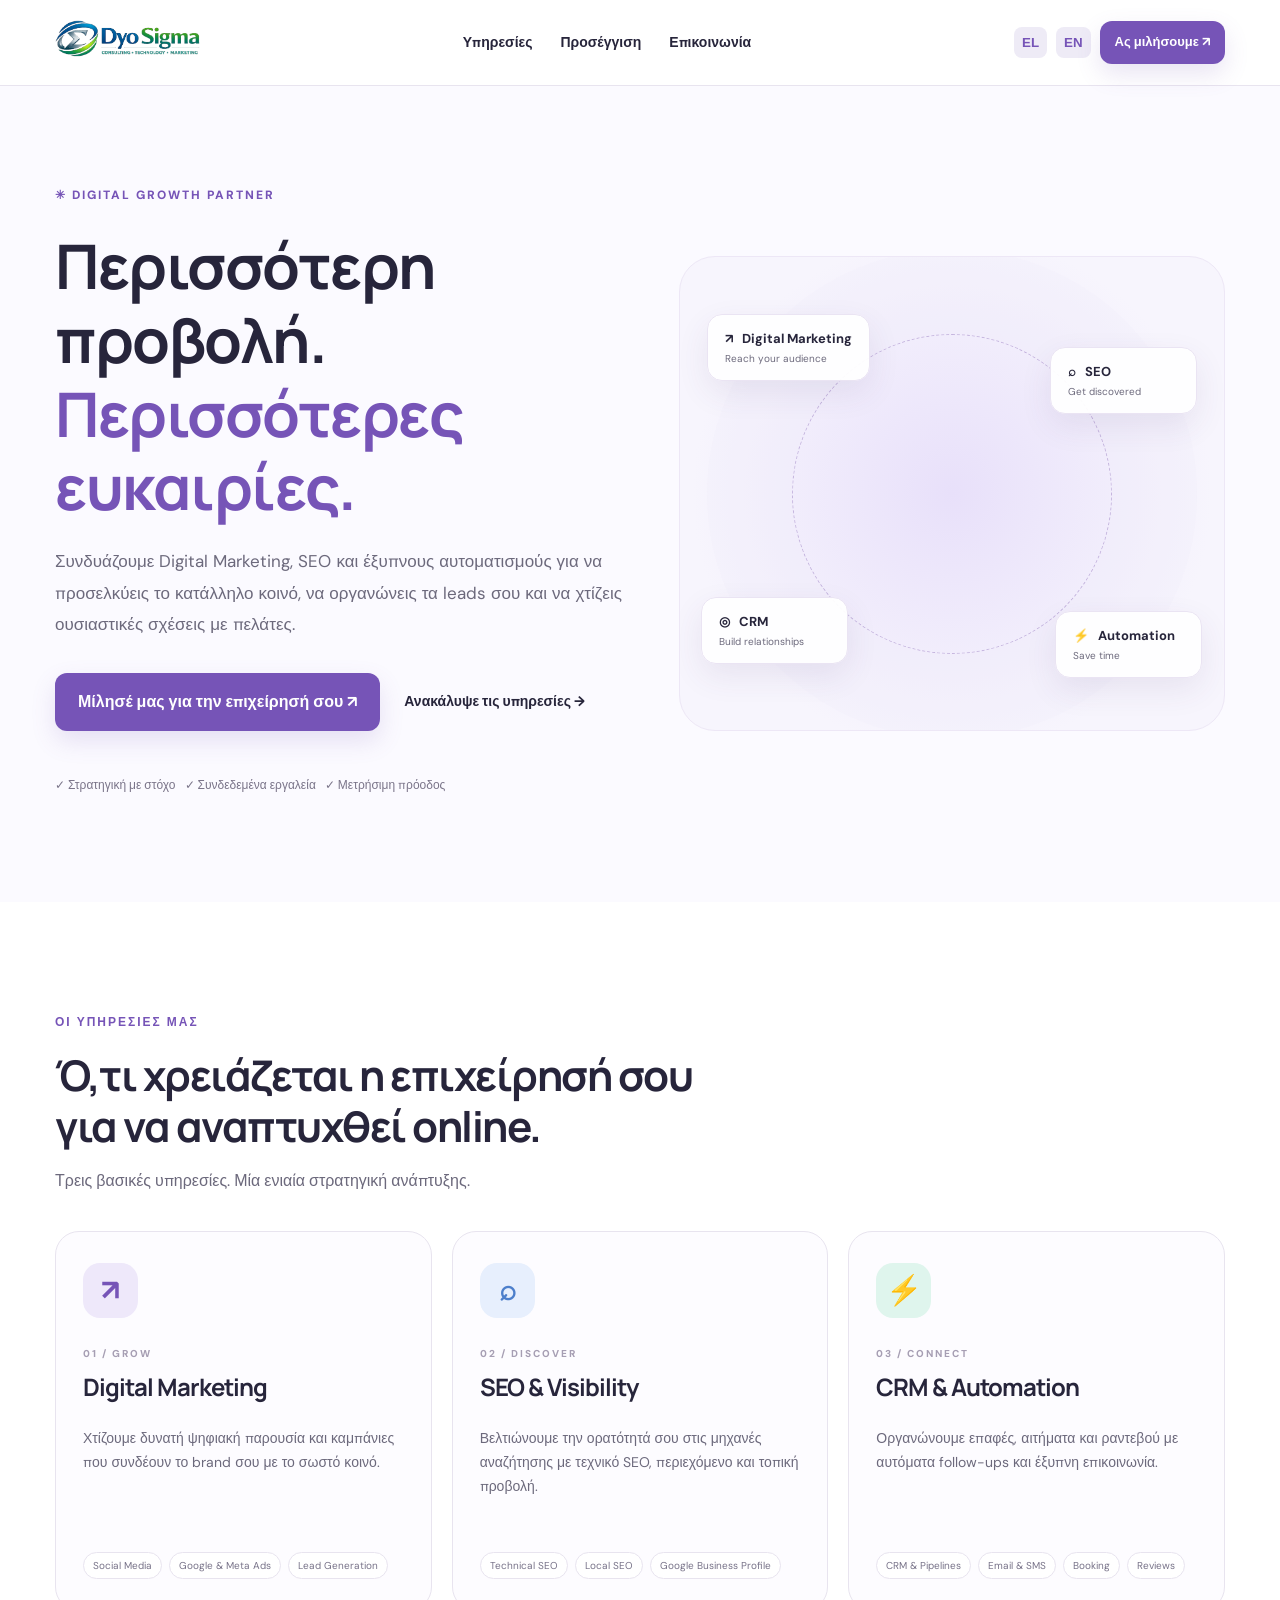
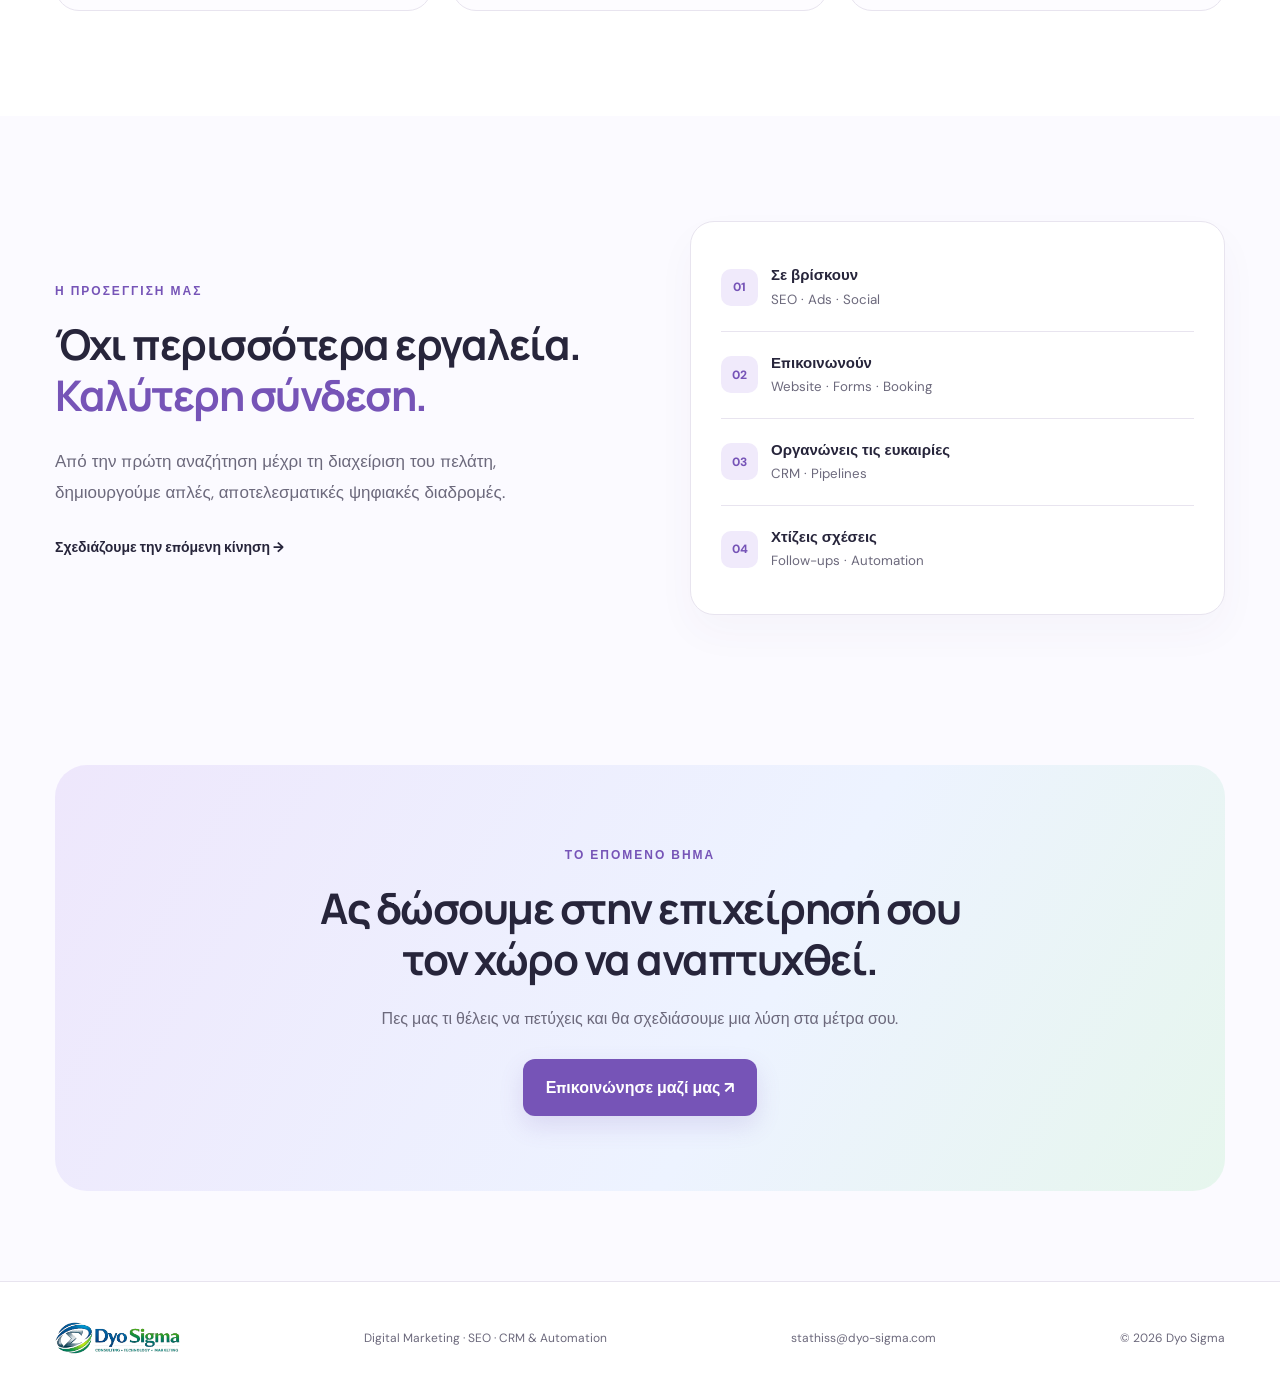
<file: index.html>
<!doctype html><html lang="el"><head><meta charset="utf-8"><meta name="viewport" content="width=device-width, initial-scale=1"><title>Dyo Sigma | Digital Marketing, SEO & Automation</title><meta name="description" content="Digital Marketing, SEO και CRM Automation από τη Dyo Sigma. Συνδέουμε την προβολή με την ανάπτυξη της επιχείρησής σου."><link rel="canonical" href="https://www.dyo-sigma.com/"><link rel="stylesheet" href="css/redesign.css"><link rel="icon" href="images/logo_1024.png"></head><body><header><div class="wrap nav"><a href="./"><img src="images/logo.png" alt="Dyo Sigma" class="logo"></a><nav><a href="#services" data-el="Υπηρεσίες" data-en="Services">Υπηρεσίες</a><a href="#process" data-el="Προσέγγιση" data-en="Approach">Προσέγγιση</a><a href="contact.html" data-el="Επικοινωνία" data-en="Contact">Επικοινωνία</a></nav><div class="right"><button class="lang" data-lang="el">EL</button><button class="lang" data-lang="en">EN</button><a class="btn mini" href="contact.html" data-el="Ας μιλήσουμε ↗" data-en="Let's talk ↗">Ας μιλήσουμε ↗</a></div></div></header><main><section class="hero wrap"><div><span class="kicker">✳ DIGITAL GROWTH PARTNER</span><h1 data-el="Περισσότερη προβολή.<br><i>Περισσότερες ευκαιρίες.</i>" data-en="Get discovered.<br><i>Grow your business.</i>">Περισσότερη προβολή.<br><i>Περισσότερες ευκαιρίες.</i></h1><p data-el="Συνδυάζουμε Digital Marketing, SEO και έξυπνους αυτοματισμούς για να προσελκύεις το κατάλληλο κοινό, να οργανώνεις τα leads σου και να χτίζεις ουσιαστικές σχέσεις με πελάτες." data-en="We combine digital marketing, SEO and smart automation to reach the right audience, manage your leads and build lasting customer relationships.">Συνδυάζουμε Digital Marketing, SEO και έξυπνους αυτοματισμούς για να προσελκύεις το κατάλληλο κοινό, να οργανώνεις τα leads σου και να χτίζεις ουσιαστικές σχέσεις με πελάτες.</p><div class="actions"><a class="btn" href="contact.html" data-el="Μίλησέ μας για την επιχείρησή σου ↗" data-en="Let's discuss your business ↗">Μίλησέ μας για την επιχείρησή σου ↗</a><a href="#services" data-el="Ανακάλυψε τις υπηρεσίες →" data-en="Explore our services →">Ανακάλυψε τις υπηρεσίες →</a></div><p class="checks" data-el="✓ Στρατηγική με στόχο &nbsp; ✓ Συνδεδεμένα εργαλεία &nbsp; ✓ Μετρήσιμη πρόοδος" data-en="✓ Purposeful strategy &nbsp; ✓ Connected tools &nbsp; ✓ Measurable progress">✓ Στρατηγική με στόχο &nbsp; ✓ Συνδεδεμένα εργαλεία &nbsp; ✓ Μετρήσιμη πρόοδος</p></div><div class="visual"><div class="rings"></div><div class="floating f1"><b>↗ &nbsp; Digital Marketing</b><small>Reach your audience</small></div><div class="floating f2"><b>⌕ &nbsp; SEO</b><small>Get discovered</small></div><div class="floating f3"><b>◎ &nbsp; CRM</b><small>Build relationships</small></div><div class="floating f4"><b>⚡ &nbsp; Automation</b><small>Save time</small></div></div></section><section class="section services" id="services"><div class="wrap"><span class="kicker" data-el="ΟΙ ΥΠΗΡΕΣΙΕΣ ΜΑΣ" data-en="OUR SERVICES">ΟΙ ΥΠΗΡΕΣΙΕΣ ΜΑΣ</span><h2 data-el="Ό,τι χρειάζεται η επιχείρησή σου<br>για να αναπτυχθεί online." data-en="Everything your business needs<br>to grow online.">Ό,τι χρειάζεται η επιχείρησή σου<br>για να αναπτυχθεί online.</h2><p class="section-intro" data-el="Τρεις βασικές υπηρεσίες. Μία ενιαία στρατηγική ανάπτυξης." data-en="Three core services. One connected growth strategy.">Τρεις βασικές υπηρεσίες. Μία ενιαία στρατηγική ανάπτυξης.</p><div class="cards"><article><div class="glyph purple">↗</div><small>01 / GROW</small><h3>Digital Marketing</h3><p data-el="Χτίζουμε δυνατή ψηφιακή παρουσία και καμπάνιες που συνδέουν το brand σου με το σωστό κοινό." data-en="We build your digital presence and campaigns that connect your brand with the right audience.">Χτίζουμε δυνατή ψηφιακή παρουσία και καμπάνιες που συνδέουν το brand σου με το σωστό κοινό.</p><div class="tags"><span>Social Media</span><span>Google & Meta Ads</span><span>Lead Generation</span></div></article><article><div class="glyph blue">⌕</div><small>02 / DISCOVER</small><h3>SEO & Visibility</h3><p data-el="Βελτιώνουμε την ορατότητά σου στις μηχανές αναζήτησης με τεχνικό SEO, περιεχόμενο και τοπική προβολή." data-en="Improve search visibility with technical SEO, purposeful content and local search optimization.">Βελτιώνουμε την ορατότητά σου στις μηχανές αναζήτησης με τεχνικό SEO, περιεχόμενο και τοπική προβολή.</p><div class="tags"><span>Technical SEO</span><span>Local SEO</span><span>Google Business Profile</span></div></article><article><div class="glyph green">⚡</div><small>03 / CONNECT</small><h3>CRM & Automation</h3><p data-el="Οργανώνουμε επαφές, αιτήματα και ραντεβού με αυτόματα follow-ups και έξυπνη επικοινωνία." data-en="Manage contacts, opportunities and bookings with smart follow-ups and automated communication.">Οργανώνουμε επαφές, αιτήματα και ραντεβού με αυτόματα follow-ups και έξυπνη επικοινωνία.</p><div class="tags"><span>CRM & Pipelines</span><span>Email & SMS</span><span>Booking</span><span>Reviews</span></div></article></div></div></section><section class="section process wrap" id="process"><div><span class="kicker" data-el="Η ΠΡΟΣΕΓΓΙΣΗ ΜΑΣ" data-en="OUR APPROACH">Η ΠΡΟΣΕΓΓΙΣΗ ΜΑΣ</span><h2 data-el="Όχι περισσότερα εργαλεία.<br><i>Καλύτερη σύνδεση.</i>" data-en="Not more tools.<br><i>Better connections.</i>">Όχι περισσότερα εργαλεία.<br><i>Καλύτερη σύνδεση.</i></h2><p data-el="Από την πρώτη αναζήτηση μέχρι τη διαχείριση του πελάτη, δημιουργούμε απλές, αποτελεσματικές ψηφιακές διαδρομές." data-en="From discovery to customer relationships, we build simple, effective digital journeys.">Από την πρώτη αναζήτηση μέχρι τη διαχείριση του πελάτη, δημιουργούμε απλές, αποτελεσματικές ψηφιακές διαδρομές.</p><a href="contact.html" class="underlined" data-el="Σχεδιάζουμε την επόμενη κίνηση →" data-en="Plan your next move →">Σχεδιάζουμε την επόμενη κίνηση →</a></div><div class="steps"><div><span>01</span><strong data-el="Σε βρίσκουν" data-en="Get discovered">Σε βρίσκουν</strong><small>SEO · Ads · Social</small></div><div><span>02</span><strong data-el="Επικοινωνούν" data-en="Start conversations">Επικοινωνούν</strong><small>Website · Forms · Booking</small></div><div><span>03</span><strong data-el="Οργανώνεις τις ευκαιρίες" data-en="Organize opportunities">Οργανώνεις τις ευκαιρίες</strong><small>CRM · Pipelines</small></div><div><span>04</span><strong data-el="Χτίζεις σχέσεις" data-en="Build relationships">Χτίζεις σχέσεις</strong><small>Follow-ups · Automation</small></div></div></section><section class="cta wrap"><div><span class="kicker" data-el="ΤΟ ΕΠΟΜΕΝΟ ΒΗΜΑ" data-en="YOUR NEXT STEP">ΤΟ ΕΠΟΜΕΝΟ ΒΗΜΑ</span><h2 data-el="Ας δώσουμε στην επιχείρησή σου<br>τον χώρο να αναπτυχθεί." data-en="Let's make room for<br>your business to grow.">Ας δώσουμε στην επιχείρησή σου<br>τον χώρο να αναπτυχθεί.</h2><p data-el="Πες μας τι θέλεις να πετύχεις και θα σχεδιάσουμε μια λύση στα μέτρα σου." data-en="Tell us what you want to achieve and we'll tailor a solution to your needs.">Πες μας τι θέλεις να πετύχεις και θα σχεδιάσουμε μια λύση στα μέτρα σου.</p><a href="contact.html" class="btn" data-el="Επικοινώνησε μαζί μας ↗" data-en="Get in touch ↗">Επικοινώνησε μαζί μας ↗</a></div></section></main><footer><div class="wrap footer"><img src="images/logo.png" alt="Dyo Sigma"><p>Digital Marketing · SEO · CRM & Automation</p><a href="mailto:stathiss@dyo-sigma.com">stathiss@dyo-sigma.com</a><span>© 2026 Dyo Sigma</span></div></footer><script src="js/redesign.js" defer></script></body></html>
</file>
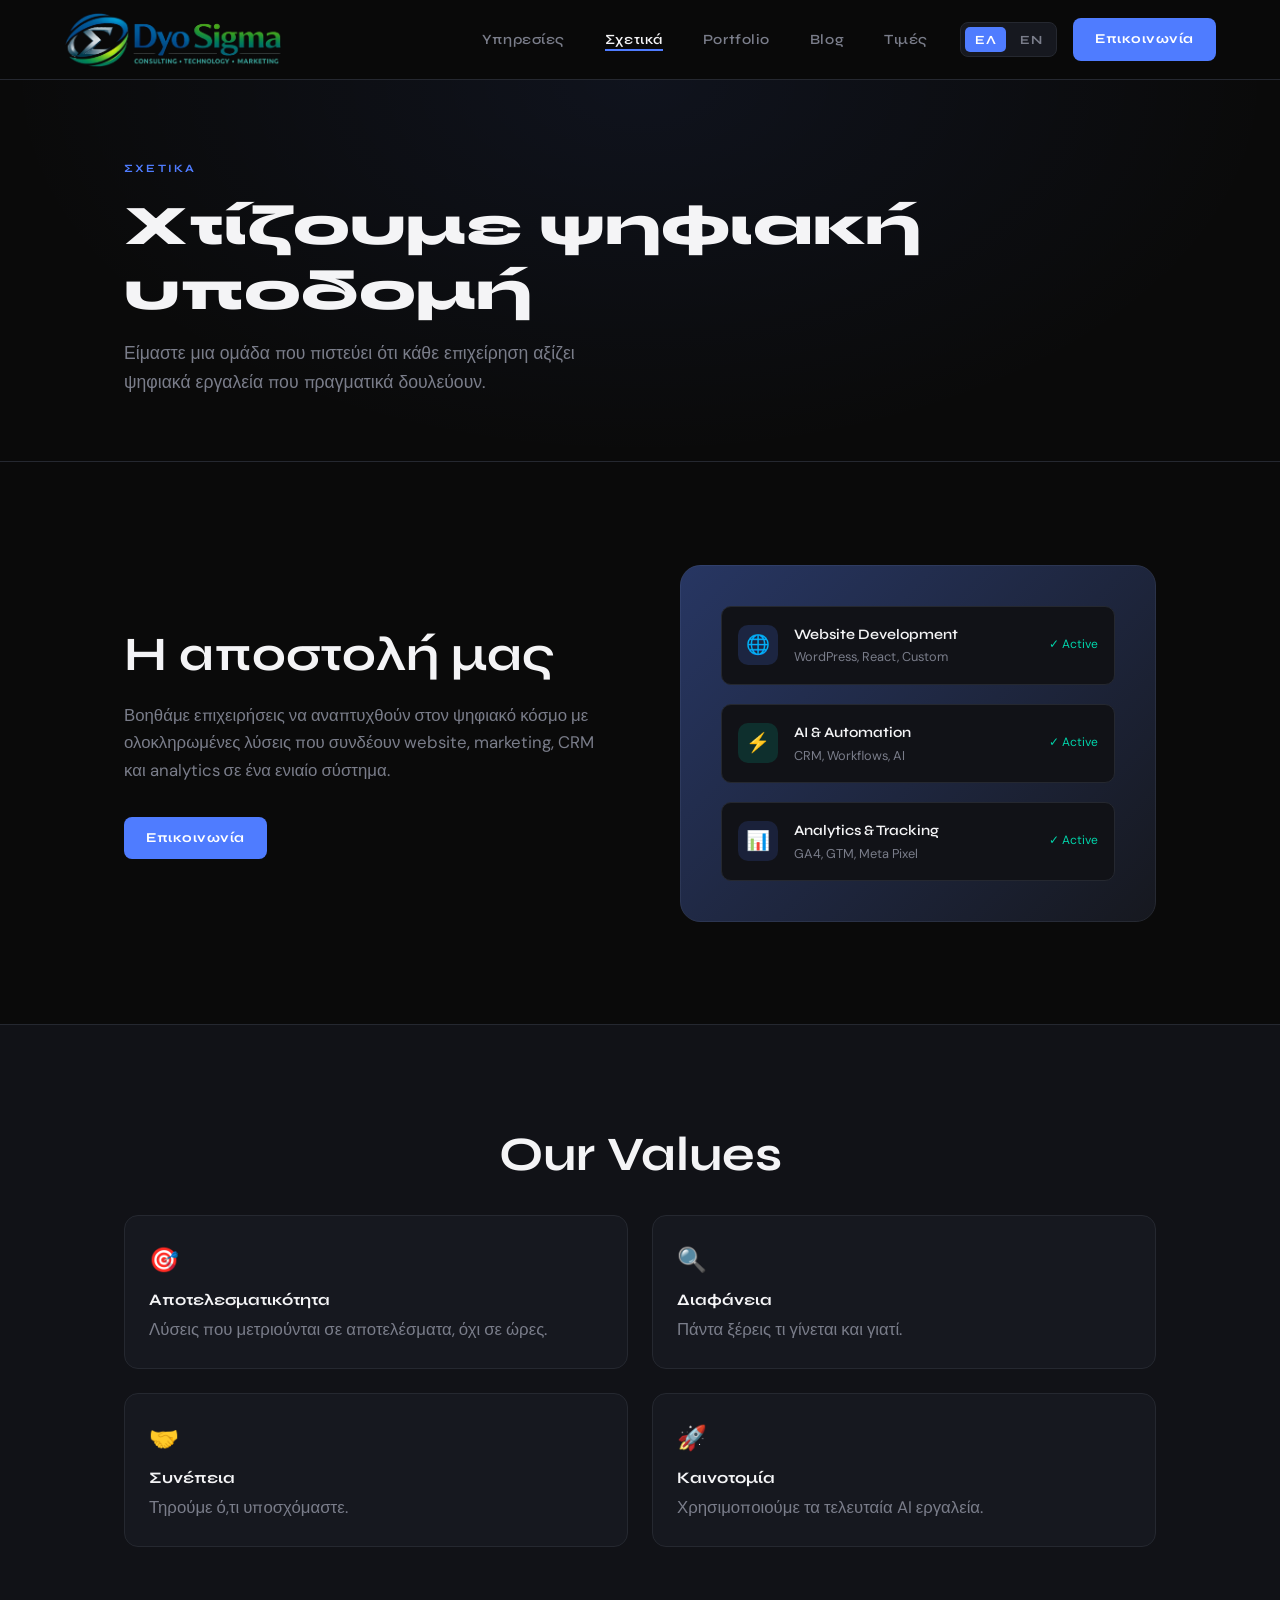
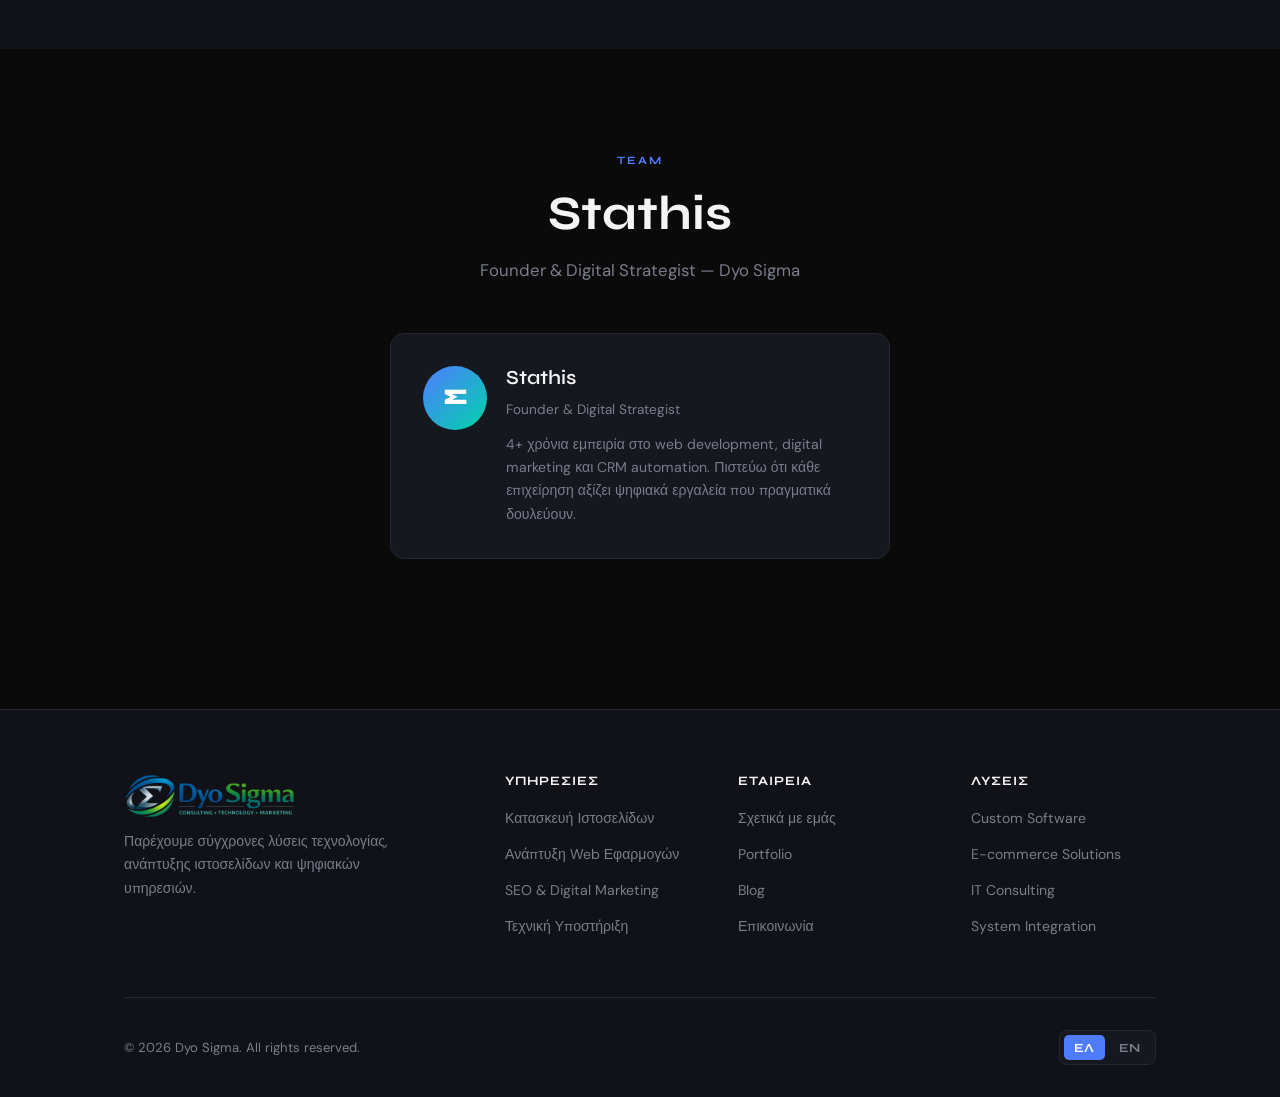
<file: about.html>
<!DOCTYPE html>
<html lang="el">
<head>
  <meta charset="UTF-8">
  <meta name="viewport" content="width=device-width, initial-scale=1.0">
  <title>Σχετικά — Dyo Sigma</title>
  <meta name="description" content="Μάθε περισσότερα για την ομάδα της Dyo Sigma και την αποστολή μας.">
  <link rel="stylesheet" href="css/style.css">
</head>
<body>

<nav>
  <a href="index.html"><img src="images/logo.png" alt="Dyo Sigma" style="height:56px;width:auto;display:block;"></a>
  <ul class="nav-links">
    <li><a href="index.html#services" data-i18n="nav_services"></a></li>
    <li><a href="about.html" class="active" data-i18n="nav_about"></a></li>
    <li><a href="portfolio.html" data-i18n="nav_portfolio"></a></li>
    <li><a href="blog.html" data-i18n="nav_blog"></a></li>
    <li><a href="index.html#pricing" data-i18n="nav_pricing"></a></li>
  </ul>
  <div class="nav-right">
    <div class="lang-switch">
      <button class="lang-btn" data-lang="el">ΕΛ</button>
      <button class="lang-btn" data-lang="en">EN</button>
    </div>
    <a href="contact.html" class="btn-cta" data-i18n="nav_cta"></a>
  </div>
  <button class="hamburger" aria-label="Menu">
    <span></span><span></span><span></span>
  </button>
</nav>
<div class="mobile-menu">
  <a href="index.html#services" data-i18n="nav_services"></a>
  <a href="about.html" data-i18n="nav_about"></a>
  <a href="portfolio.html" data-i18n="nav_portfolio"></a>
  <a href="blog.html" data-i18n="nav_blog"></a>
  <a href="index.html#pricing" data-i18n="nav_pricing"></a>
  <a href="contact.html" class="btn-cta" data-i18n="nav_cta"></a>
</div>

<main>

<!-- Page Hero -->
<section class="page-hero">
  <div class="container">
    <span class="section-label fade-up" data-i18n="about_label"></span>
    <h1 class="fade-up delay-1" data-i18n="about_h1"></h1>
    <p class="fade-up delay-2" data-i18n="about_p"></p>
  </div>
</section>

<!-- Mission -->
<section>
  <div class="container">
    <div class="about-grid">
      <div>
        <h2 style="margin-bottom:1.2rem;" data-i18n="about_mission_h"></h2>
        <p style="font-size:1.05rem; margin-bottom:2rem;" data-i18n="about_mission_p"></p>
        <a href="contact.html" class="btn-cta" data-i18n="nav_cta"></a>
      </div>
      <div class="about-visual">
        <div class="about-visual-card">
          <div style="display:flex; flex-direction:column; gap:1.2rem;">
            <div style="display:flex; align-items:center; gap:1rem; padding:1rem; background:var(--dark); border-radius:10px; border:1px solid var(--border);">
              <div style="width:40px;height:40px;border-radius:10px;background:var(--accent-glow);display:flex;align-items:center;justify-content:center;font-size:1.2rem;">🌐</div>
              <div>
                <div style="font-family:var(--font-display);font-weight:600;font-size:0.9rem;">Website Development</div>
                <div style="font-size:0.8rem;color:var(--muted);">WordPress, React, Custom</div>
              </div>
              <div style="margin-left:auto;font-size:0.75rem;color:var(--accent2);">✓ Active</div>
            </div>
            <div style="display:flex; align-items:center; gap:1rem; padding:1rem; background:var(--dark); border-radius:10px; border:1px solid var(--border);">
              <div style="width:40px;height:40px;border-radius:10px;background:rgba(0,212,170,0.15);display:flex;align-items:center;justify-content:center;font-size:1.2rem;">⚡</div>
              <div>
                <div style="font-family:var(--font-display);font-weight:600;font-size:0.9rem;">AI & Automation</div>
                <div style="font-size:0.8rem;color:var(--muted);">CRM, Workflows, AI</div>
              </div>
              <div style="margin-left:auto;font-size:0.75rem;color:var(--accent2);">✓ Active</div>
            </div>
            <div style="display:flex; align-items:center; gap:1rem; padding:1rem; background:var(--dark); border-radius:10px; border:1px solid var(--border);">
              <div style="width:40px;height:40px;border-radius:10px;background:rgba(79,124,255,0.15);display:flex;align-items:center;justify-content:center;font-size:1.2rem;">📊</div>
              <div>
                <div style="font-family:var(--font-display);font-weight:600;font-size:0.9rem;">Analytics & Tracking</div>
                <div style="font-size:0.8rem;color:var(--muted);">GA4, GTM, Meta Pixel</div>
              </div>
              <div style="margin-left:auto;font-size:0.75rem;color:var(--accent2);">✓ Active</div>
            </div>
          </div>
        </div>
      </div>
    </div>
  </div>
</section>

<!-- Values -->
<section style="background:var(--dark); border-top:1px solid var(--border);">
  <div class="container">
    <div class="text-center">
      <h2 class="section-title" style="margin-bottom:0.5rem;">Our Values</h2>
    </div>
    <div class="values-grid mt-2">
      <div class="value-card">
        <div class="ico">🎯</div>
        <h4 data-i18n="about_v1"></h4>
        <p data-i18n="about_v1d"></p>
      </div>
      <div class="value-card">
        <div class="ico">🔍</div>
        <h4 data-i18n="about_v2"></h4>
        <p data-i18n="about_v2d"></p>
      </div>
      <div class="value-card">
        <div class="ico">🤝</div>
        <h4 data-i18n="about_v3"></h4>
        <p data-i18n="about_v3d"></p>
      </div>
      <div class="value-card">
        <div class="ico">🚀</div>
        <h4 data-i18n="about_v4"></h4>
        <p data-i18n="about_v4d"></p>
      </div>
    </div>
  </div>
</section>

<!-- Team section -->
<section>
  <div class="container text-center">
    <span class="section-label">Team</span>
    <h2 class="section-title">Stathis</h2>
    <p class="section-sub">Founder &amp; Digital Strategist — Dyo Sigma</p>
    <div style="margin: 3rem auto; max-width:500px;">
      <div class="card" style="text-align:left;">
        <div style="display:flex;gap:1.2rem;align-items:flex-start;">
          <div style="width:64px;height:64px;border-radius:50%;background:linear-gradient(135deg,var(--accent),var(--accent2));display:flex;align-items:center;justify-content:center;font-family:var(--font-display);font-size:1.4rem;font-weight:800;color:#fff;flex-shrink:0;">Σ</div>
          <div>
            <h3>Stathis</h3>
            <p style="font-size:0.85rem;margin-bottom:0.75rem;">Founder & Digital Strategist</p>
            <p style="font-size:0.88rem;">4+ χρόνια εμπειρία στο web development, digital marketing και CRM automation. Πιστεύω ότι κάθε επιχείρηση αξίζει ψηφιακά εργαλεία που πραγματικά δουλεύουν.</p>
          </div>
        </div>
      </div>
    </div>
  </div>
</section>

</main>

<footer>
  <div class="container">
    <div class="footer-grid">
      <div class="footer-brand">
        <a href="index.html"><img src="images/logo.png" alt="Dyo Sigma" style="height:44px;width:auto;display:block;"></a>
        <p data-i18n="footer_tagline"></p>
      </div>
      <div class="footer-col">
        <h5 data-i18n="footer_services_h"></h5>
        <ul>
          <li><a href="index.html#services" data-i18n="footer_s1"></a></li>
          <li><a href="index.html#services" data-i18n="footer_s2"></a></li>
          <li><a href="index.html#services" data-i18n="footer_s3"></a></li>
          <li><a href="index.html#services" data-i18n="footer_s4"></a></li>
        </ul>
      </div>
      <div class="footer-col">
        <h5 data-i18n="footer_company_h"></h5>
        <ul>
          <li><a href="about.html" data-i18n="footer_c1"></a></li>
          <li><a href="portfolio.html" data-i18n="footer_c2"></a></li>
          <li><a href="blog.html" data-i18n="footer_c3"></a></li>
          <li><a href="contact.html" data-i18n="footer_c4"></a></li>
        </ul>
      </div>
      <div class="footer-col">
        <h5 data-i18n="footer_solutions_h"></h5>
        <ul>
          <li><a href="#" data-i18n="footer_l1"></a></li>
          <li><a href="#" data-i18n="footer_l2"></a></li>
          <li><a href="#" data-i18n="footer_l3"></a></li>
          <li><a href="#" data-i18n="footer_l4"></a></li>
        </ul>
      </div>
    </div>
    <div class="footer-bottom">
      <span data-i18n="footer_copyright"></span>
      <div class="lang-switch">
        <button class="lang-btn" data-lang="el">ΕΛ</button>
        <button class="lang-btn" data-lang="en">EN</button>
      </div>
    </div>
  </div>
</footer>

<script src="js/main.js"></script>
</body>
</html>
</file>
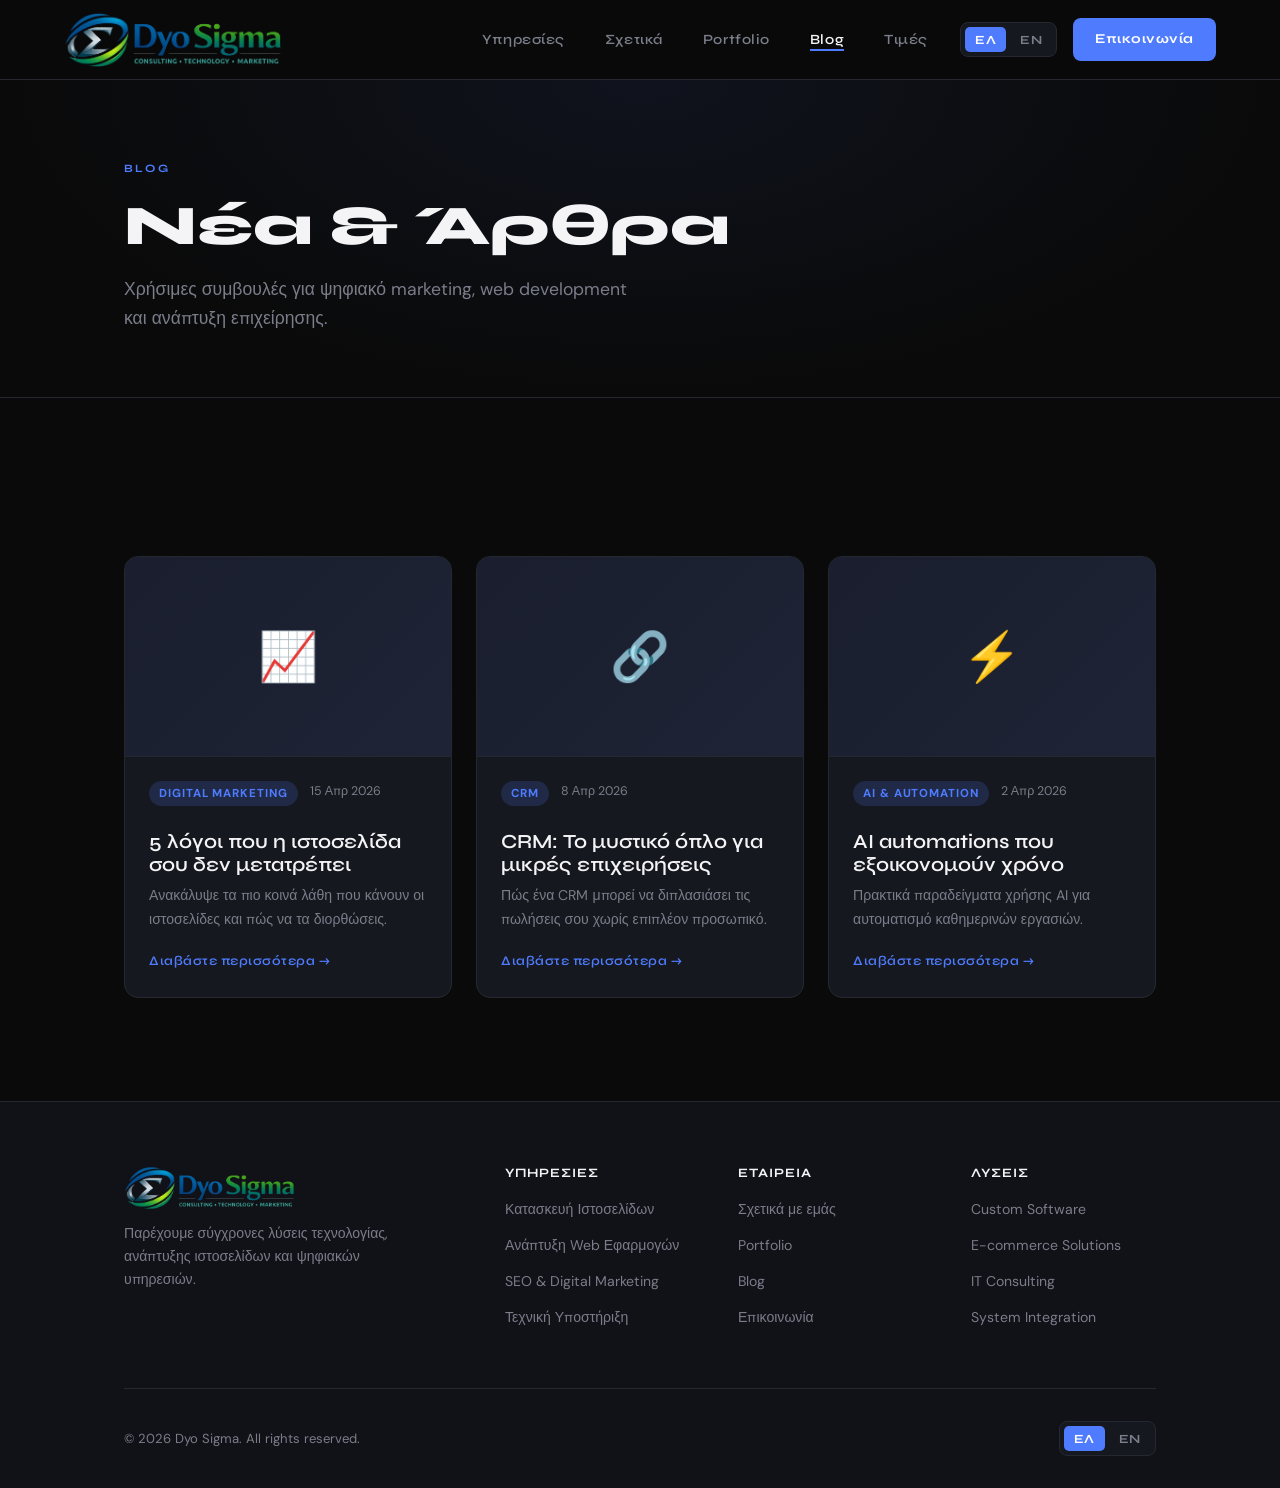
<file: blog.html>
<!DOCTYPE html>
<html lang="el">
<head>
  <meta charset="UTF-8">
  <meta name="viewport" content="width=device-width, initial-scale=1.0">
  <title>Blog — Dyo Sigma</title>
  <meta name="description" content="Νέα, άρθρα και συμβουλές για digital marketing και web development.">
  <link rel="stylesheet" href="css/style.css">
</head>
<body>

<nav>
  <a href="index.html"><img src="images/logo.png" alt="Dyo Sigma" style="height:56px;width:auto;display:block;"></a>
  <ul class="nav-links">
    <li><a href="index.html#services" data-i18n="nav_services"></a></li>
    <li><a href="about.html" data-i18n="nav_about"></a></li>
    <li><a href="portfolio.html" data-i18n="nav_portfolio"></a></li>
    <li><a href="blog.html" class="active" data-i18n="nav_blog"></a></li>
    <li><a href="index.html#pricing" data-i18n="nav_pricing"></a></li>
  </ul>
  <div class="nav-right">
    <div class="lang-switch">
      <button class="lang-btn" data-lang="el">ΕΛ</button>
      <button class="lang-btn" data-lang="en">EN</button>
    </div>
    <a href="contact.html" class="btn-cta" data-i18n="nav_cta"></a>
  </div>
  <button class="hamburger" aria-label="Menu"><span></span><span></span><span></span></button>
</nav>
<div class="mobile-menu">
  <a href="index.html#services" data-i18n="nav_services"></a>
  <a href="about.html" data-i18n="nav_about"></a>
  <a href="portfolio.html" data-i18n="nav_portfolio"></a>
  <a href="blog.html" data-i18n="nav_blog"></a>
  <a href="index.html#pricing" data-i18n="nav_pricing"></a>
  <a href="contact.html" class="btn-cta" data-i18n="nav_cta"></a>
</div>

<main>

<section class="page-hero">
  <div class="container">
    <span class="section-label fade-up" data-i18n="blog_label"></span>
    <h1 class="fade-up delay-1" data-i18n="blog_h1"></h1>
    <p class="fade-up delay-2" data-i18n="blog_sub"></p>
  </div>
</section>

<section>
  <div class="container">
    <div class="blog-grid">

      <a href="blog/5-logoi-website-den-metatrepei.html" class="blog-card" style="display:block; text-decoration:none; color:inherit;">
        <div class="blog-thumb">📈</div>
        <div class="blog-info">
          <div class="blog-meta">
            <span class="portfolio-tag" data-i18n="b1_tag"></span>
            <span data-i18n="b1_date"></span>
          </div>
          <h3 data-i18n="b1_title"></h3>
          <p data-i18n="b1_desc"></p>
          <span class="blog-link" data-i18n="read_more"></span>
        </div>
      </a>

      <a href="blog/crm-mystiko-oplo.html" class="blog-card" style="display:block; text-decoration:none; color:inherit;">
        <div class="blog-thumb">🔗</div>
        <div class="blog-info">
          <div class="blog-meta">
            <span class="portfolio-tag" data-i18n="b2_tag"></span>
            <span data-i18n="b2_date"></span>
          </div>
          <h3 data-i18n="b2_title"></h3>
          <p data-i18n="b2_desc"></p>
          <span class="blog-link" data-i18n="read_more"></span>
        </div>
      </a>

      <a href="blog/ai-automations-xronos.html" class="blog-card" style="display:block; text-decoration:none; color:inherit;">
        <div class="blog-thumb">⚡</div>
        <div class="blog-info">
          <div class="blog-meta">
            <span class="portfolio-tag" data-i18n="b3_tag"></span>
            <span data-i18n="b3_date"></span>
          </div>
          <h3 data-i18n="b3_title"></h3>
          <p data-i18n="b3_desc"></p>
          <span class="blog-link" data-i18n="read_more"></span>
        </div>
      </a>

    </div>
  </div>
</section>

</main>

<footer>
  <div class="container">
    <div class="footer-grid">
      <div class="footer-brand">
        <a href="index.html"><img src="images/logo.png" alt="Dyo Sigma" style="height:44px;width:auto;display:block;"></a>
        <p data-i18n="footer_tagline"></p>
      </div>
      <div class="footer-col"><h5 data-i18n="footer_services_h"></h5><ul><li><a href="index.html#services" data-i18n="footer_s1"></a></li><li><a href="index.html#services" data-i18n="footer_s2"></a></li><li><a href="index.html#services" data-i18n="footer_s3"></a></li><li><a href="index.html#services" data-i18n="footer_s4"></a></li></ul></div>
      <div class="footer-col"><h5 data-i18n="footer_company_h"></h5><ul><li><a href="about.html" data-i18n="footer_c1"></a></li><li><a href="portfolio.html" data-i18n="footer_c2"></a></li><li><a href="blog.html" data-i18n="footer_c3"></a></li><li><a href="contact.html" data-i18n="footer_c4"></a></li></ul></div>
      <div class="footer-col"><h5 data-i18n="footer_solutions_h"></h5><ul><li><a href="#" data-i18n="footer_l1"></a></li><li><a href="#" data-i18n="footer_l2"></a></li><li><a href="#" data-i18n="footer_l3"></a></li><li><a href="#" data-i18n="footer_l4"></a></li></ul></div>
    </div>
    <div class="footer-bottom">
      <span data-i18n="footer_copyright"></span>
      <div class="lang-switch"><button class="lang-btn" data-lang="el">ΕΛ</button><button class="lang-btn" data-lang="en">EN</button></div>
    </div>
  </div>
</footer>
<script src="js/main.js"></script>
</body>
</html>
</file>
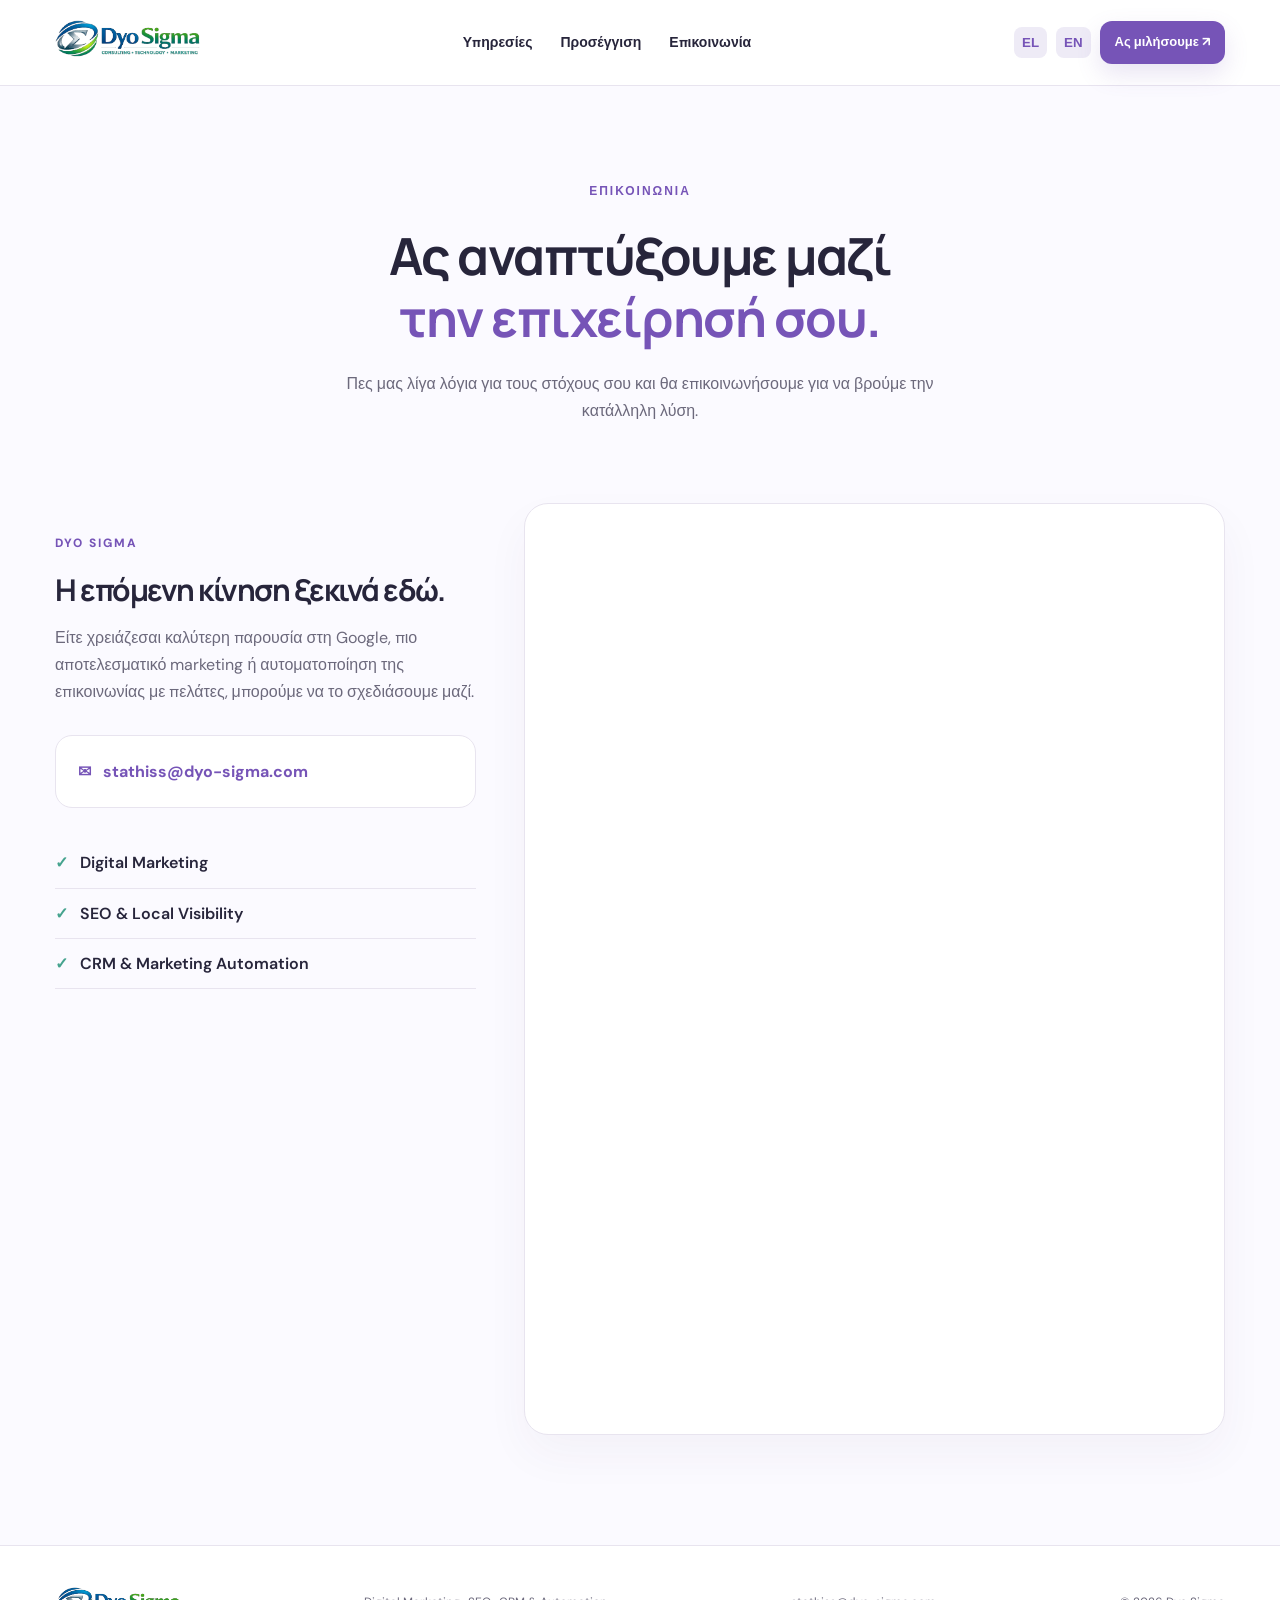
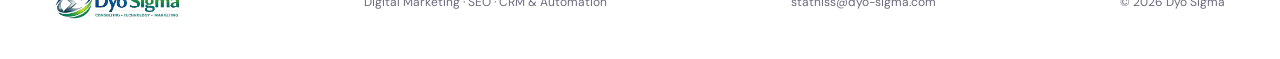
<file: contact.html>
<!doctype html><html lang="el"><head><meta charset="utf-8"><meta name="viewport" content="width=device-width,initial-scale=1"><title>Επικοινωνία | Dyo Sigma</title><meta name="description" content="Επικοινώνησε με τη Dyo Sigma για Digital Marketing, SEO, CRM και Marketing Automation."><link rel="canonical" href="https://www.dyo-sigma.com/contact.html"><link rel="stylesheet" href="css/redesign.css"><style>.contact-hero{padding:90px 0 34px;text-align:center}.contact-hero h1{font-size:clamp(36px,4vw,56px)}.contact-hero p{color:var(--muted);max-width:650px;margin:0 auto}.contact-grid{display:grid;grid-template-columns:.75fr 1.25fr;gap:48px;align-items:start;padding:45px 0 110px}.contact-side{padding:25px 0}.contact-side h2{font-size:30px}.contact-side p{color:var(--muted)}.contact-email{display:block;margin:30px 0;padding:22px;background:#fff;border:1px solid var(--line);border-radius:17px;color:var(--purple);font-weight:700;overflow-wrap:anywhere}.contact-benefits{list-style:none;padding:0}.contact-benefits li{padding:11px 0;border-bottom:1px solid var(--line);font-weight:600}.contact-benefits li:before{content:'✓';color:#45a38e;margin-right:12px}.form-shell{border:1px solid var(--line);border-radius:24px;background:#fff;padding:15px;box-shadow:0 20px 45px #4832670b;overflow:hidden}.form-shell iframe{width:100%;height:900px;min-height:850px;border:0;display:block;background:#fff}@media(max-width:800px){.contact-grid{grid-template-columns:1fr;gap:12px;padding-bottom:70px}.contact-hero{padding-top:55px}.form-shell{padding:5px}.form-shell iframe{height:960px}}</style></head><body><header><div class="wrap nav"><a href="index.html"><img src="images/logo.png" alt="Dyo Sigma" class="logo"></a><nav><a href="index.html#services" data-el="Υπηρεσίες" data-en="Services">Υπηρεσίες</a><a href="index.html#process" data-el="Προσέγγιση" data-en="Approach">Προσέγγιση</a><a href="contact.html" data-el="Επικοινωνία" data-en="Contact">Επικοινωνία</a></nav><div class="right"><button class="lang" data-lang="el">EL</button><button class="lang" data-lang="en">EN</button><a class="btn mini" href="contact.html" data-el="Ας μιλήσουμε ↗" data-en="Let's talk ↗">Ας μιλήσουμε ↗</a></div></div></header><main><section class="contact-hero wrap"><span class="kicker" data-el="ΕΠΙΚΟΙΝΩΝΙΑ" data-en="GET IN TOUCH">ΕΠΙΚΟΙΝΩΝΙΑ</span><h1 data-el="Ας αναπτύξουμε μαζί<br><i>την επιχείρησή σου.</i>" data-en="Let's grow<br><i>your business together.</i>">Ας αναπτύξουμε μαζί<br><i>την επιχείρησή σου.</i></h1><p data-el="Πες μας λίγα λόγια για τους στόχους σου και θα επικοινωνήσουμε για να βρούμε την κατάλληλη λύση." data-en="Tell us about your goals and we'll get in touch to explore the right solution.">Πες μας λίγα λόγια για τους στόχους σου και θα επικοινωνήσουμε για να βρούμε την κατάλληλη λύση.</p></section><section class="wrap contact-grid"><div class="contact-side"><span class="kicker">DYO SIGMA</span><h2 data-el="Η επόμενη κίνηση ξεκινά εδώ." data-en="Your next move starts here.">Η επόμενη κίνηση ξεκινά εδώ.</h2><p data-el="Είτε χρειάζεσαι καλύτερη παρουσία στη Google, πιο αποτελεσματικό marketing ή αυτοματοποίηση της επικοινωνίας με πελάτες, μπορούμε να το σχεδιάσουμε μαζί." data-en="Whether you need better search visibility, more effective marketing or smarter customer communication, let's build the right approach.">Είτε χρειάζεσαι καλύτερη παρουσία στη Google, πιο αποτελεσματικό marketing ή αυτοματοποίηση της επικοινωνίας με πελάτες, μπορούμε να το σχεδιάσουμε μαζί.</p><a class="contact-email" href="mailto:stathiss@dyo-sigma.com">✉ &nbsp; stathiss@dyo-sigma.com</a><ul class="contact-benefits"><li>Digital Marketing</li><li>SEO & Local Visibility</li><li>CRM & Marketing Automation</li></ul></div><div class="form-shell"><iframe src="https://links.dyo-sigma.com/widget/form/Puwg4xay4pBHvmNxbjVW" id="contact-form-Puwg4xay4pBHvmNxbjVW" title="Dyo Sigma Contact Form" loading="lazy" data-layout='{"id":"INLINE"}' data-trigger-type="alwaysShow" data-trigger-value="" data-activation-type="alwaysActivated" data-activation-value="" data-deactivation-type="neverDeactivate" data-deactivation-value="" data-form-name="Dyo Sigma Website Form" data-height="900" data-layout-iframe-id="contact-form-Puwg4xay4pBHvmNxbjVW" data-form-id="Puwg4xay4pBHvmNxbjVW"></iframe><script src="https://links.dyo-sigma.com/js/form_embed.js"></script></div></section></main><footer><div class="wrap footer"><img src="images/logo.png" alt="Dyo Sigma"><p>Digital Marketing · SEO · CRM & Automation</p><a href="mailto:stathiss@dyo-sigma.com">stathiss@dyo-sigma.com</a><span>© 2026 Dyo Sigma</span></div></footer><script src="js/redesign.js" defer></script></body></html>
</file>
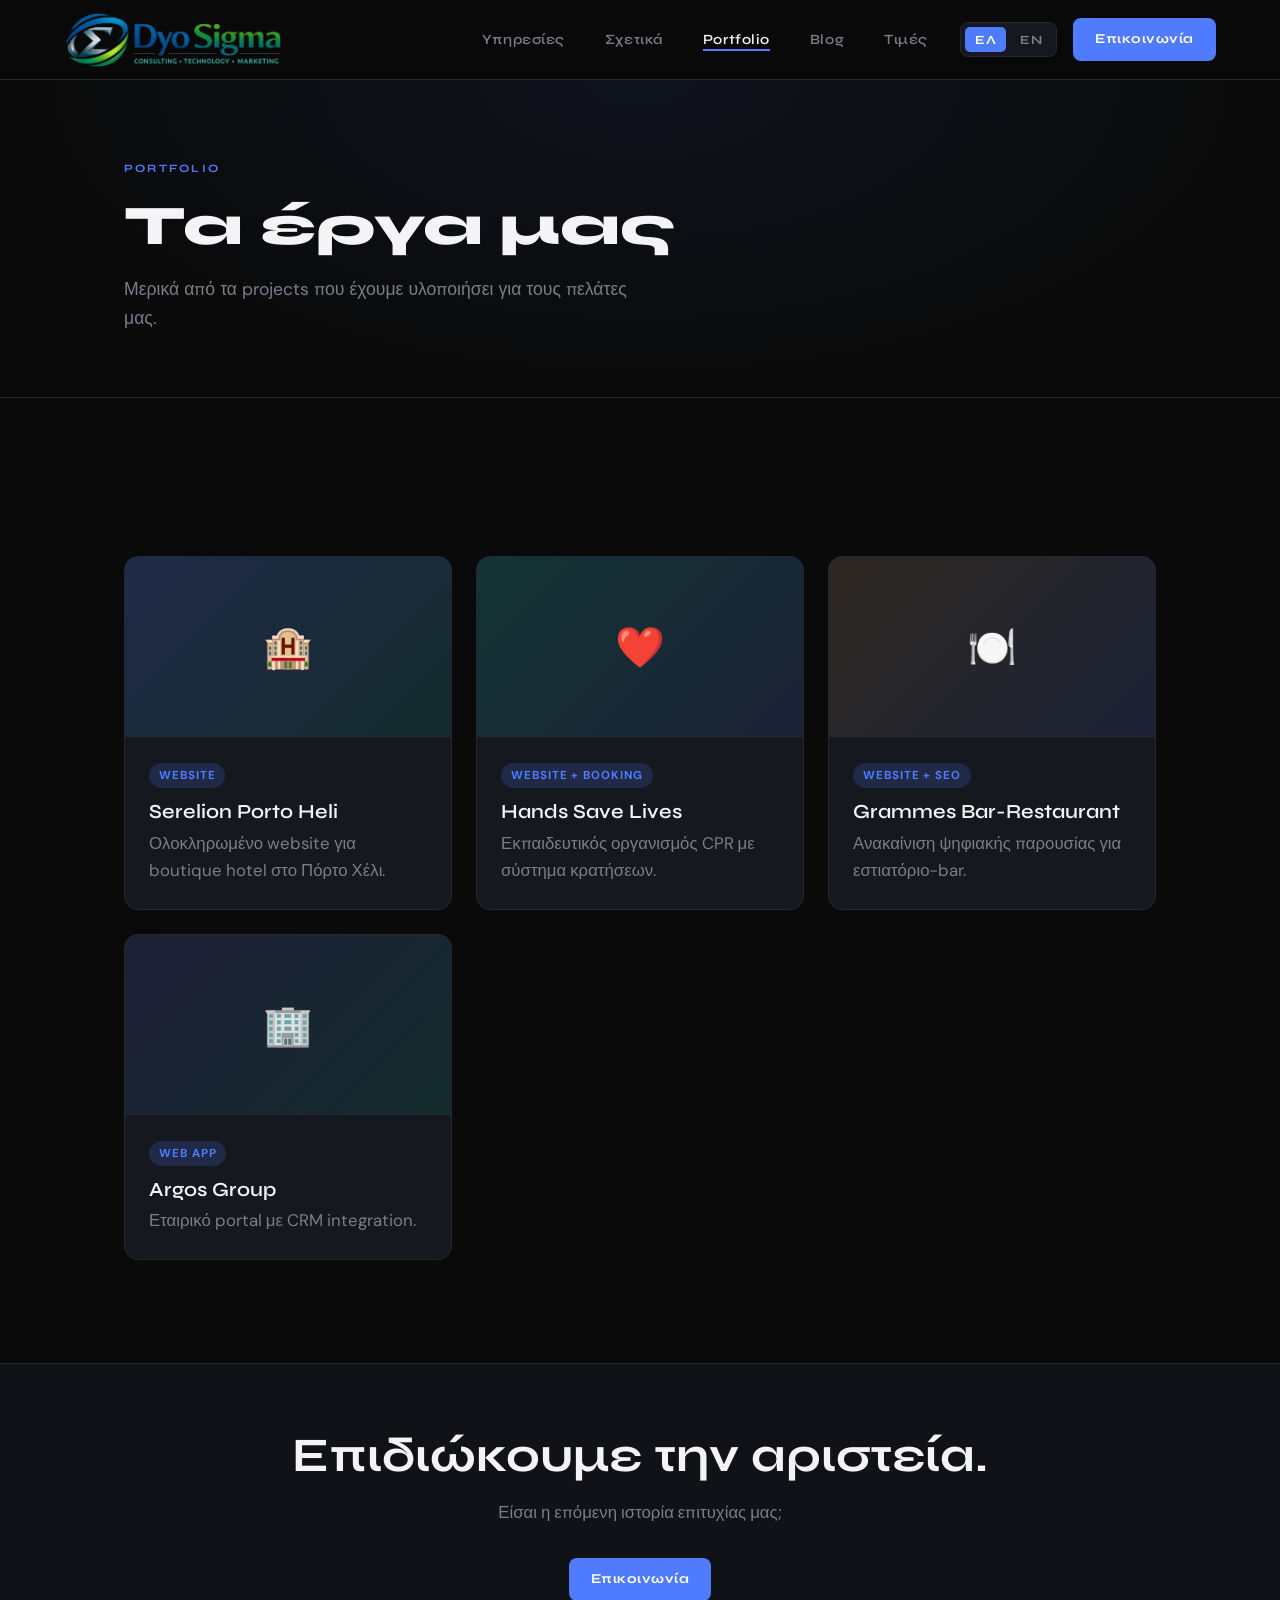
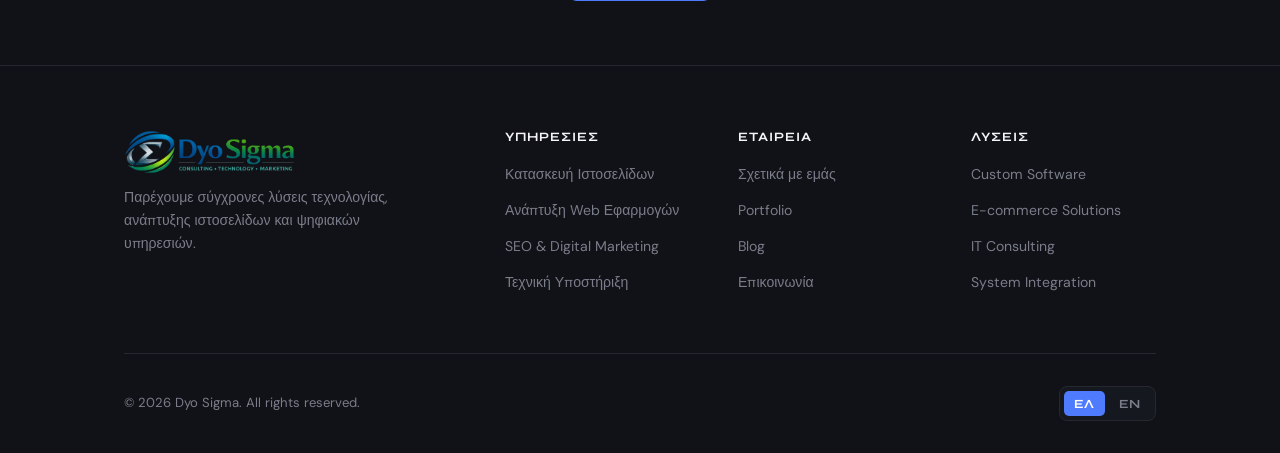
<file: portfolio.html>
<!DOCTYPE html>
<html lang="el">
<head>
  <meta charset="UTF-8">
  <meta name="viewport" content="width=device-width, initial-scale=1.0">
  <title>Portfolio — Dyo Sigma</title>
  <meta name="description" content="Δες τα projects που έχουμε υλοποιήσει για τους πελάτες μας.">
  <link rel="stylesheet" href="css/style.css">
</head>
<body>

<nav>
  <a href="index.html"><img src="images/logo.png" alt="Dyo Sigma" style="height:56px;width:auto;display:block;"></a>
  <ul class="nav-links">
    <li><a href="index.html#services" data-i18n="nav_services"></a></li>
    <li><a href="about.html" data-i18n="nav_about"></a></li>
    <li><a href="portfolio.html" class="active" data-i18n="nav_portfolio"></a></li>
    <li><a href="blog.html" data-i18n="nav_blog"></a></li>
    <li><a href="index.html#pricing" data-i18n="nav_pricing"></a></li>
  </ul>
  <div class="nav-right">
    <div class="lang-switch">
      <button class="lang-btn" data-lang="el">ΕΛ</button>
      <button class="lang-btn" data-lang="en">EN</button>
    </div>
    <a href="contact.html" class="btn-cta" data-i18n="nav_cta"></a>
  </div>
  <button class="hamburger" aria-label="Menu">
    <span></span><span></span><span></span>
  </button>
</nav>
<div class="mobile-menu">
  <a href="index.html#services" data-i18n="nav_services"></a>
  <a href="about.html" data-i18n="nav_about"></a>
  <a href="portfolio.html" data-i18n="nav_portfolio"></a>
  <a href="blog.html" data-i18n="nav_blog"></a>
  <a href="index.html#pricing" data-i18n="nav_pricing"></a>
  <a href="contact.html" class="btn-cta" data-i18n="nav_cta"></a>
</div>

<main>

<section class="page-hero">
  <div class="container">
    <span class="section-label fade-up" data-i18n="portfolio_label"></span>
    <h1 class="fade-up delay-1" data-i18n="portfolio_h1"></h1>
    <p class="fade-up delay-2" data-i18n="portfolio_sub"></p>
  </div>
</section>

<section>
  <div class="container">
    <div class="portfolio-grid">

      <div class="portfolio-card">
        <div class="portfolio-thumb">🏨</div>
        <div class="portfolio-info">
          <span class="portfolio-tag" data-i18n="proj1_tag"></span>
          <h3 data-i18n="proj1_title"></h3>
          <p data-i18n="proj1_desc"></p>
        </div>
      </div>

      <div class="portfolio-card">
        <div class="portfolio-thumb" style="background: linear-gradient(135deg, rgba(0,212,170,0.15), rgba(79,124,255,0.1));">❤️</div>
        <div class="portfolio-info">
          <span class="portfolio-tag" data-i18n="proj2_tag"></span>
          <h3 data-i18n="proj2_title"></h3>
          <p data-i18n="proj2_desc"></p>
        </div>
      </div>

      <div class="portfolio-card">
        <div class="portfolio-thumb" style="background: linear-gradient(135deg, rgba(255,180,50,0.1), rgba(79,124,255,0.1));">🍽️</div>
        <div class="portfolio-info">
          <span class="portfolio-tag" data-i18n="proj3_tag"></span>
          <h3 data-i18n="proj3_title"></h3>
          <p data-i18n="proj3_desc"></p>
        </div>
      </div>

      <div class="portfolio-card">
        <div class="portfolio-thumb" style="background: linear-gradient(135deg, rgba(100,100,255,0.1), rgba(0,212,170,0.1));">🏢</div>
        <div class="portfolio-info">
          <span class="portfolio-tag" data-i18n="proj4_tag"></span>
          <h3 data-i18n="proj4_title"></h3>
          <p data-i18n="proj4_desc"></p>
        </div>
      </div>

    </div>
  </div>
</section>

<!-- CTA -->
<section style="background:var(--dark);border-top:1px solid var(--border);padding:4rem 0;">
  <div class="container text-center">
    <h2 style="margin-bottom:1rem;" data-i18n="testi_h2"></h2>
    <p class="section-sub" style="margin: 0 auto 2rem;" data-i18n="testi_sub"></p>
    <a href="contact.html" class="btn-cta" data-i18n="nav_cta"></a>
  </div>
</section>

</main>

<footer>
  <div class="container">
    <div class="footer-grid">
      <div class="footer-brand">
        <a href="index.html"><img src="images/logo.png" alt="Dyo Sigma" style="height:44px;width:auto;display:block;"></a>
        <p data-i18n="footer_tagline"></p>
      </div>
      <div class="footer-col">
        <h5 data-i18n="footer_services_h"></h5>
        <ul>
          <li><a href="index.html#services" data-i18n="footer_s1"></a></li>
          <li><a href="index.html#services" data-i18n="footer_s2"></a></li>
          <li><a href="index.html#services" data-i18n="footer_s3"></a></li>
          <li><a href="index.html#services" data-i18n="footer_s4"></a></li>
        </ul>
      </div>
      <div class="footer-col">
        <h5 data-i18n="footer_company_h"></h5>
        <ul>
          <li><a href="about.html" data-i18n="footer_c1"></a></li>
          <li><a href="portfolio.html" data-i18n="footer_c2"></a></li>
          <li><a href="blog.html" data-i18n="footer_c3"></a></li>
          <li><a href="contact.html" data-i18n="footer_c4"></a></li>
        </ul>
      </div>
      <div class="footer-col">
        <h5 data-i18n="footer_solutions_h"></h5>
        <ul>
          <li><a href="#" data-i18n="footer_l1"></a></li>
          <li><a href="#" data-i18n="footer_l2"></a></li>
          <li><a href="#" data-i18n="footer_l3"></a></li>
          <li><a href="#" data-i18n="footer_l4"></a></li>
        </ul>
      </div>
    </div>
    <div class="footer-bottom">
      <span data-i18n="footer_copyright"></span>
      <div class="lang-switch">
        <button class="lang-btn" data-lang="el">ΕΛ</button>
        <button class="lang-btn" data-lang="en">EN</button>
      </div>
    </div>
  </div>
</footer>

<script src="js/main.js"></script>
</body>
</html>
</file>
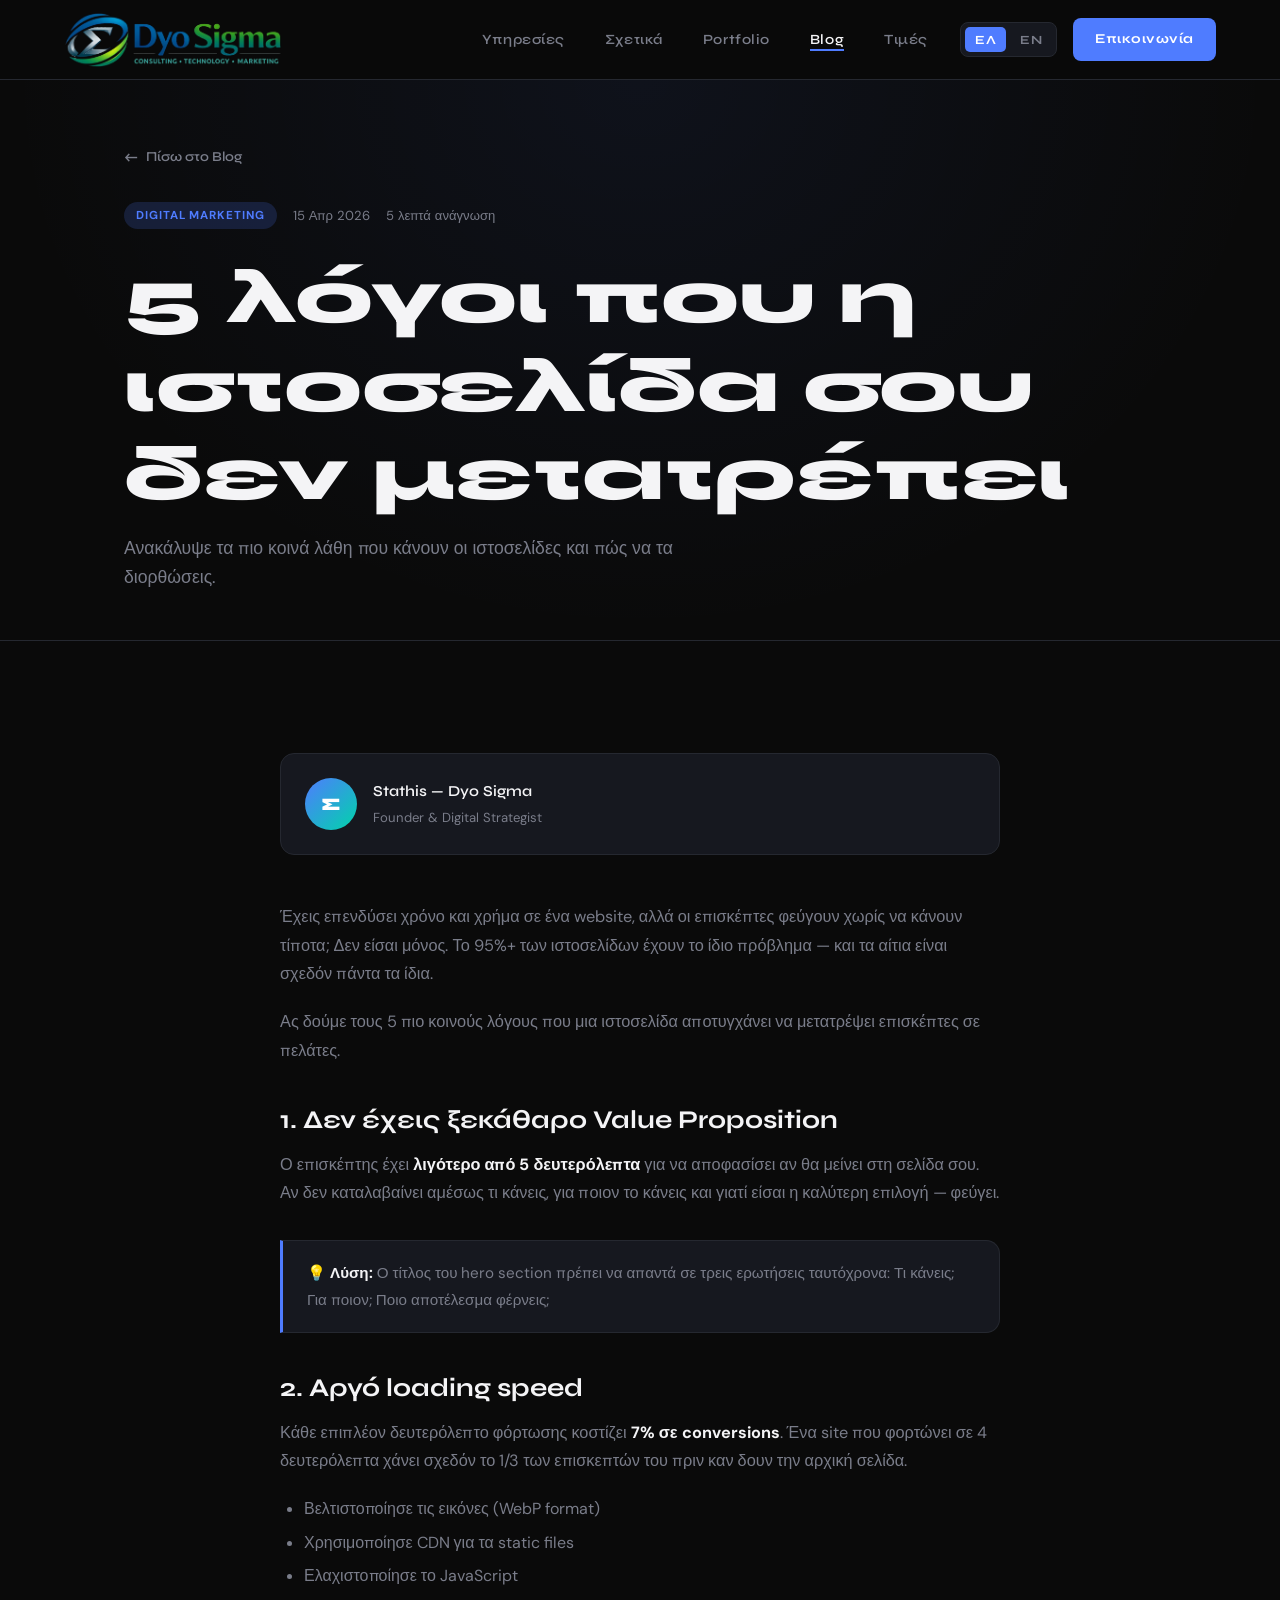
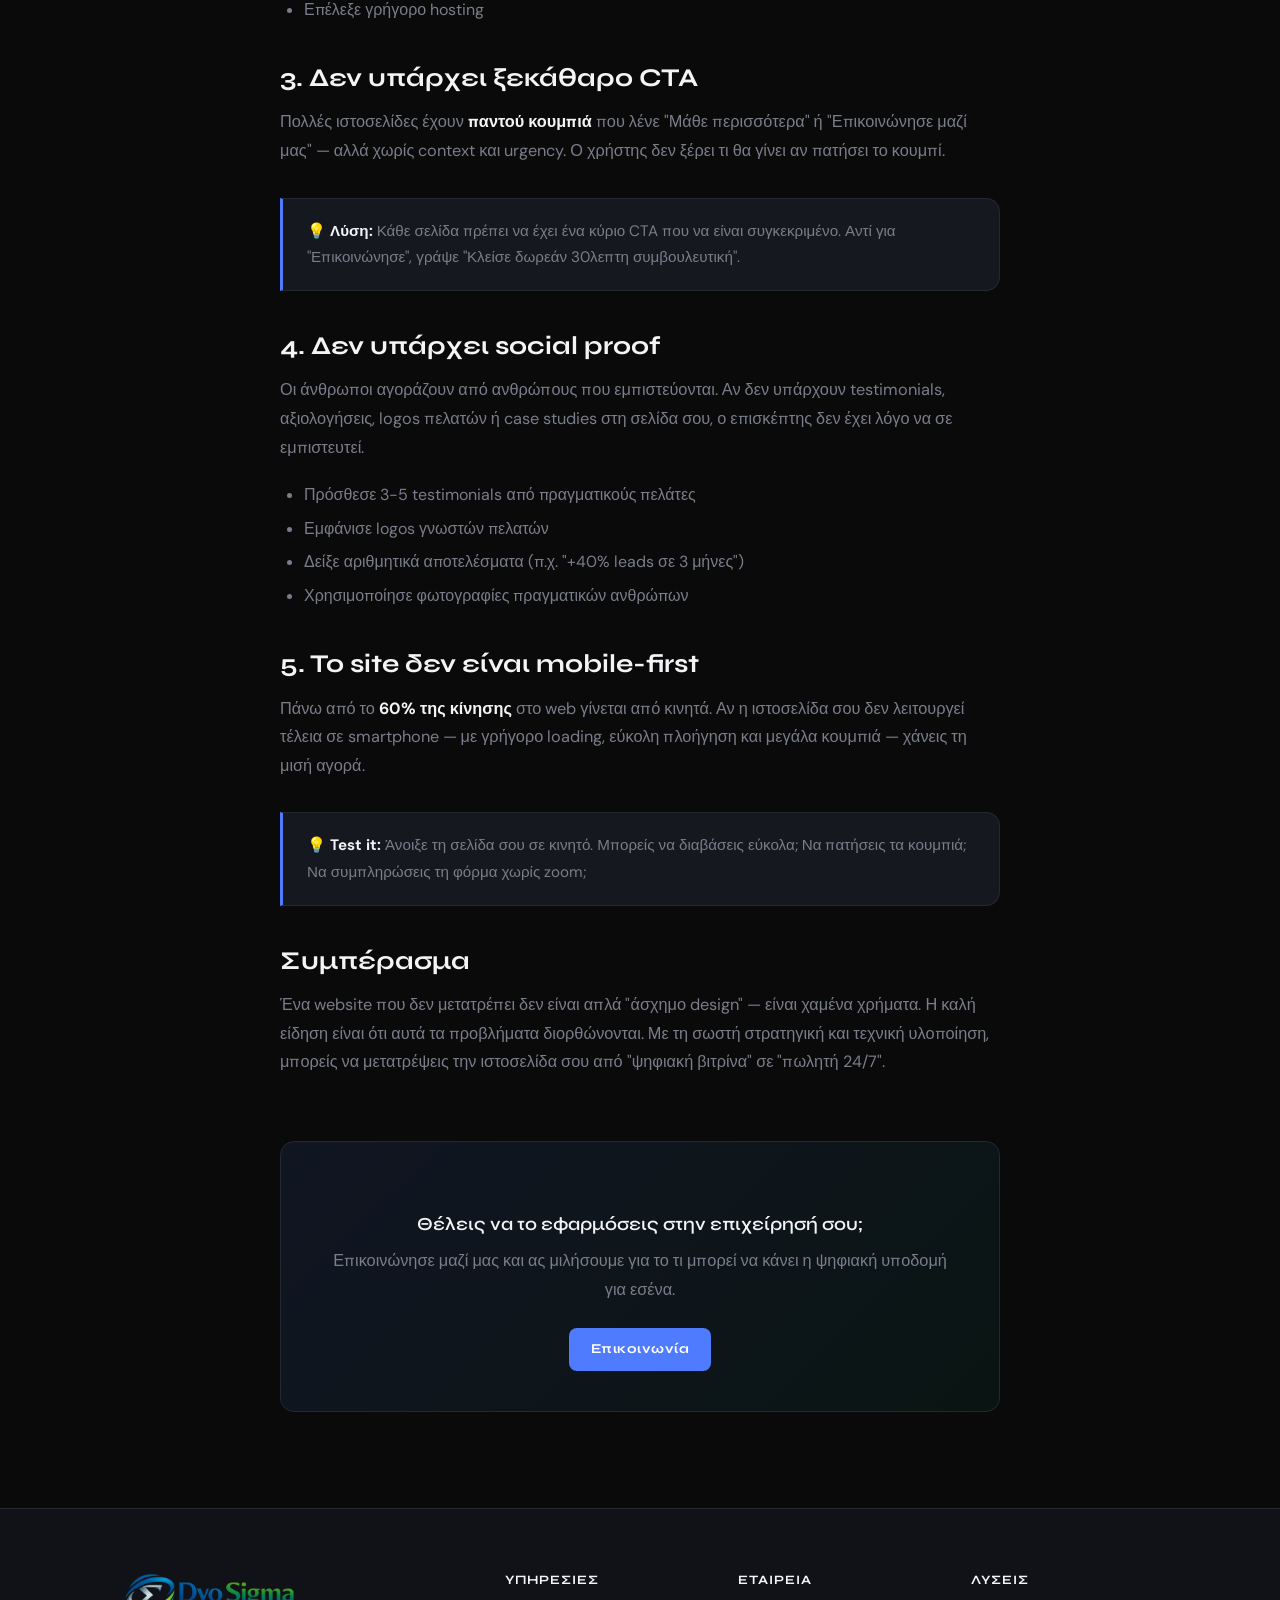
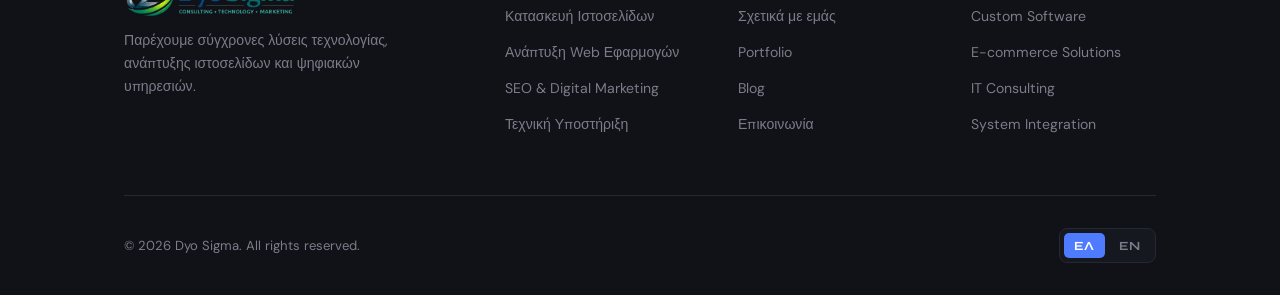
<file: blog/5-logoi-website-den-metatrepei.html>
<!DOCTYPE html>
<html lang="el">
<head>
  <meta charset="UTF-8">
  <meta name="viewport" content="width=device-width, initial-scale=1.0">
  <title>5 λόγοι που η ιστοσελίδα σου δεν μετατρέπει — Dyo Sigma Blog</title>
  <meta name="description" content="Ανακάλυψε τα πιο κοινά λάθη που κάνουν οι ιστοσελίδες και πώς να τα διορθώσεις.">
  <link rel="stylesheet" href="../css/style.css">
  <style>
    .article-hero {
      padding: 4rem 0 3rem;
      border-bottom: 1px solid var(--border);
      background: radial-gradient(ellipse at 50% 0%, rgba(79,124,255,0.07) 0%, transparent 70%);
    }
    .article-meta { display:flex; gap:1rem; align-items:center; flex-wrap:wrap; margin-bottom:1.5rem; }
    .article-tag {
      font-size:0.72rem; font-weight:700; letter-spacing:0.08em; text-transform:uppercase;
      color:var(--accent); background:var(--accent-glow); padding:4px 12px; border-radius:100px;
    }
    .article-date { font-size:0.82rem; color:var(--muted); }
    .article-read { font-size:0.82rem; color:var(--muted); }
    .article-body {
      max-width: 720px;
      margin: 0 auto;
      padding: 4rem 0 6rem;
    }
    .article-body h2 {
      font-size:1.6rem; margin: 2.5rem 0 1rem;
      color: var(--white);
    }
    .article-body h3 {
      font-size:1.15rem; margin: 2rem 0 0.75rem;
      color: var(--white);
    }
    .article-body p { margin-bottom:1.2rem; font-size:1.02rem; line-height:1.75; }
    .article-body ul { margin: 0 0 1.5rem 1.5rem; }
    .article-body ul li { color:var(--muted); font-size:1rem; line-height:1.7; margin-bottom:0.4rem; }
    .article-body strong { color:var(--white); }
    .article-body .callout {
      background:var(--card); border:1px solid var(--border);
      border-left: 3px solid var(--accent);
      border-radius:0 var(--radius) var(--radius) 0;
      padding:1.2rem 1.5rem; margin:2rem 0;
    }
    .article-body .callout p { margin:0; font-size:0.95rem; }
    .back-btn {
      display:inline-flex; align-items:center; gap:0.5rem;
      font-family:var(--font-display); font-size:0.85rem; font-weight:600;
      color:var(--muted); transition:color var(--transition);
      margin-bottom:2rem;
    }
    .back-btn:hover { color:var(--white); }
    .back-btn .arrow { font-size:1rem; }
    .article-cta {
      background: linear-gradient(135deg, rgba(79,124,255,0.1), rgba(0,212,170,0.05));
      border:1px solid var(--border);
      border-radius:var(--radius);
      padding:2.5rem;
      text-align:center;
      margin-top:4rem;
    }
    .article-cta h3 { margin-bottom:0.75rem; }
    .article-cta p { margin-bottom:1.5rem; }
    .author-box {
      display:flex; gap:1rem; align-items:center;
      background:var(--card); border:1px solid var(--border);
      border-radius:var(--radius); padding:1.5rem; margin:3rem 0;
    }
    .author-avatar {
      width:52px; height:52px; border-radius:50%;
      background:linear-gradient(135deg,var(--accent),var(--accent2));
      display:flex; align-items:center; justify-content:center;
      font-family:var(--font-display); font-size:1.1rem; font-weight:800; color:#fff;
      flex-shrink:0;
    }
    .author-info strong { font-family:var(--font-display); font-size:0.95rem; font-weight:600; display:block; }
    .author-info span { font-size:0.82rem; color:var(--muted); }
  </style>
</head>
<body>

<nav>
  <a href="../index.html"><img src="../images/logo.png" alt="Dyo Sigma" style="height:56px;width:auto;display:block;"></a>
  <ul class="nav-links">
    <li><a href="../index.html#services" data-i18n="nav_services"></a></li>
    <li><a href="../about.html" data-i18n="nav_about"></a></li>
    <li><a href="../portfolio.html" data-i18n="nav_portfolio"></a></li>
    <li><a href="../blog.html" class="active" data-i18n="nav_blog"></a></li>
    <li><a href="../index.html#pricing" data-i18n="nav_pricing"></a></li>
  </ul>
  <div class="nav-right">
    <div class="lang-switch">
      <button class="lang-btn" data-lang="el">ΕΛ</button>
      <button class="lang-btn" data-lang="en">EN</button>
    </div>
    <a href="../contact.html" class="btn-cta" data-i18n="nav_cta"></a>
  </div>
  <button class="hamburger" aria-label="Menu"><span></span><span></span><span></span></button>
</nav>
<div class="mobile-menu">
  <a href="../index.html#services" data-i18n="nav_services"></a>
  <a href="../about.html" data-i18n="nav_about"></a>
  <a href="../portfolio.html" data-i18n="nav_portfolio"></a>
  <a href="../blog.html" data-i18n="nav_blog"></a>
  <a href="../index.html#pricing" data-i18n="nav_pricing"></a>
  <a href="../contact.html" class="btn-cta" data-i18n="nav_cta"></a>
</div>

<main>

<section class="article-hero">
  <div class="container">
    <a href="../blog.html" class="back-btn fade-up">
      <span class="arrow">←</span>
      <span data-i18n="back_blog"></span>
    </a>
    <div class="article-meta fade-up delay-1">
      <span class="article-tag" data-i18n="b1_tag"></span>
      <span class="article-date" data-i18n="b1_date"></span>
      <span class="article-read" data-i18n="read_time_1"></span>
    </div>
    <h1 class="fade-up delay-2" data-i18n="b1_title"></h1>
    <p class="fade-up delay-3" style="max-width:620px; font-size:1.1rem; margin-top:1rem;" data-i18n="b1_desc"></p>
  </div>
</section>

<div class="container">
  <div class="article-body">

    <div class="author-box">
      <div class="author-avatar">Σ</div>
      <div class="author-info">
        <strong>Stathis — Dyo Sigma</strong>
        <span>Founder & Digital Strategist</span>
      </div>
    </div>

    <!-- EL content -->
    <div data-lang-block="el">
      <p>Έχεις επενδύσει χρόνο και χρήμα σε ένα website, αλλά οι επισκέπτες φεύγουν χωρίς να κάνουν τίποτα; Δεν είσαι μόνος. Το 95%+ των ιστοσελίδων έχουν το ίδιο πρόβλημα — και τα αίτια είναι σχεδόν πάντα τα ίδια.</p>

      <p>Ας δούμε τους 5 πιο κοινούς λόγους που μια ιστοσελίδα αποτυγχάνει να μετατρέψει επισκέπτες σε πελάτες.</p>

      <h2>1. Δεν έχεις ξεκάθαρο Value Proposition</h2>
      <p>Ο επισκέπτης έχει <strong>λιγότερο από 5 δευτερόλεπτα</strong> για να αποφασίσει αν θα μείνει στη σελίδα σου. Αν δεν καταλαβαίνει αμέσως τι κάνεις, για ποιον το κάνεις και γιατί είσαι η καλύτερη επιλογή — φεύγει.</p>
      <div class="callout">
        <p>💡 <strong>Λύση:</strong> Ο τίτλος του hero section πρέπει να απαντά σε τρεις ερωτήσεις ταυτόχρονα: Τι κάνεις; Για ποιον; Ποιο αποτέλεσμα φέρνεις;</p>
      </div>

      <h2>2. Αργό loading speed</h2>
      <p>Κάθε επιπλέον δευτερόλεπτο φόρτωσης κοστίζει <strong>7% σε conversions</strong>. Ένα site που φορτώνει σε 4 δευτερόλεπτα χάνει σχεδόν το 1/3 των επισκεπτών του πριν καν δουν την αρχική σελίδα.</p>
      <ul>
        <li>Βελτιστοποίησε τις εικόνες (WebP format)</li>
        <li>Χρησιμοποίησε CDN για τα static files</li>
        <li>Ελαχιστοποίησε το JavaScript</li>
        <li>Επέλεξε γρήγορο hosting</li>
      </ul>

      <h2>3. Δεν υπάρχει ξεκάθαρο CTA</h2>
      <p>Πολλές ιστοσελίδες έχουν <strong>παντού κουμπιά</strong> που λένε "Μάθε περισσότερα" ή "Επικοινώνησε μαζί μας" — αλλά χωρίς context και urgency. Ο χρήστης δεν ξέρει τι θα γίνει αν πατήσει το κουμπί.</p>
      <div class="callout">
        <p>💡 <strong>Λύση:</strong> Κάθε σελίδα πρέπει να έχει ένα κύριο CTA που να είναι συγκεκριμένο. Αντί για "Επικοινώνησε", γράψε "Κλείσε δωρεάν 30λεπτη συμβουλευτική".</p>
      </div>

      <h2>4. Δεν υπάρχει social proof</h2>
      <p>Οι άνθρωποι αγοράζουν από ανθρώπους που εμπιστεύονται. Αν δεν υπάρχουν testimonials, αξιολογήσεις, logos πελατών ή case studies στη σελίδα σου, ο επισκέπτης δεν έχει λόγο να σε εμπιστευτεί.</p>
      <ul>
        <li>Πρόσθεσε 3-5 testimonials από πραγματικούς πελάτες</li>
        <li>Εμφάνισε logos γνωστών πελατών</li>
        <li>Δείξε αριθμητικά αποτελέσματα (π.χ. "+40% leads σε 3 μήνες")</li>
        <li>Χρησιμοποίησε φωτογραφίες πραγματικών ανθρώπων</li>
      </ul>

      <h2>5. Το site δεν είναι mobile-first</h2>
      <p>Πάνω από το <strong>60% της κίνησης</strong> στο web γίνεται από κινητά. Αν η ιστοσελίδα σου δεν λειτουργεί τέλεια σε smartphone — με γρήγορο loading, εύκολη πλοήγηση και μεγάλα κουμπιά — χάνεις τη μισή αγορά.</p>
      <div class="callout">
        <p>💡 <strong>Test it:</strong> Άνοιξε τη σελίδα σου σε κινητό. Μπορείς να διαβάσεις εύκολα; Να πατήσεις τα κουμπιά; Να συμπληρώσεις τη φόρμα χωρίς zoom;</p>
      </div>

      <h2>Συμπέρασμα</h2>
      <p>Ένα website που δεν μετατρέπει δεν είναι απλά "άσχημο design" — είναι χαμένα χρήματα. Η καλή είδηση είναι ότι αυτά τα προβλήματα διορθώνονται. Με τη σωστή στρατηγική και τεχνική υλοποίηση, μπορείς να μετατρέψεις την ιστοσελίδα σου από "ψηφιακή βιτρίνα" σε "πωλητή 24/7".</p>
    </div>

    <!-- EN content -->
    <div data-lang-block="en" style="display:none;">
      <p>You've invested time and money in a website, but visitors leave without doing anything? You're not alone. Over 95% of websites have the same problem — and the causes are almost always the same.</p>

      <p>Let's look at the 5 most common reasons a website fails to convert visitors into customers.</p>

      <h2>1. No clear Value Proposition</h2>
      <p>A visitor has <strong>less than 5 seconds</strong> to decide whether to stay on your page. If they don't immediately understand what you do, for whom, and why you're the best choice — they leave.</p>
      <div class="callout">
        <p>💡 <strong>Solution:</strong> Your hero section headline must answer three questions at once: What do you do? For whom? What result do you deliver?</p>
      </div>

      <h2>2. Slow loading speed</h2>
      <p>Every extra second of load time costs <strong>7% in conversions</strong>. A site that loads in 4 seconds loses almost a third of its visitors before they even see the homepage.</p>
      <ul>
        <li>Optimise images (WebP format)</li>
        <li>Use a CDN for static files</li>
        <li>Minify JavaScript</li>
        <li>Choose fast hosting</li>
      </ul>

      <h2>3. No clear CTA</h2>
      <p>Many websites have <strong>buttons everywhere</strong> saying "Learn more" or "Contact us" — but without context or urgency. The user doesn't know what will happen if they click the button.</p>
      <div class="callout">
        <p>💡 <strong>Solution:</strong> Every page should have one primary CTA that is specific. Instead of "Contact us", write "Book a free 30-minute consultation".</p>
      </div>

      <h2>4. No social proof</h2>
      <p>People buy from people they trust. If there are no testimonials, reviews, client logos or case studies on your page, the visitor has no reason to trust you.</p>
      <ul>
        <li>Add 3-5 testimonials from real clients</li>
        <li>Display logos of well-known clients</li>
        <li>Show numerical results (e.g. "+40% leads in 3 months")</li>
        <li>Use photos of real people</li>
      </ul>

      <h2>5. The site isn't mobile-first</h2>
      <p>Over <strong>60% of web traffic</strong> comes from mobile devices. If your website doesn't work perfectly on a smartphone — with fast loading, easy navigation and large buttons — you're losing half the market.</p>
      <div class="callout">
        <p>💡 <strong>Test it:</strong> Open your page on a mobile device. Can you read easily? Tap the buttons? Fill in the form without zooming?</p>
      </div>

      <h2>Conclusion</h2>
      <p>A website that doesn't convert isn't just "bad design" — it's lost money. The good news is these problems can be fixed. With the right strategy and technical implementation, you can turn your website from a "digital storefront" into a "24/7 salesperson".</p>
    </div>

    <div class="article-cta">
      <h3 data-i18n="article_cta_h"></h3>
      <p data-i18n="article_cta_p"></p>
      <a href="../contact.html" class="btn-cta" data-i18n="nav_cta"></a>
    </div>

  </div>
</div>

</main>

<footer>
  <div class="container">
    <div class="footer-grid">
      <div class="footer-brand">
        <a href="../index.html"><img src="../images/logo.png" alt="Dyo Sigma" style="height:44px;width:auto;display:block;"></a>
        <p data-i18n="footer_tagline"></p>
      </div>
      <div class="footer-col">
        <h5 data-i18n="footer_services_h"></h5>
        <ul>
          <li><a href="../index.html#services" data-i18n="footer_s1"></a></li>
          <li><a href="../index.html#services" data-i18n="footer_s2"></a></li>
          <li><a href="../index.html#services" data-i18n="footer_s3"></a></li>
          <li><a href="../index.html#services" data-i18n="footer_s4"></a></li>
        </ul>
      </div>
      <div class="footer-col">
        <h5 data-i18n="footer_company_h"></h5>
        <ul>
          <li><a href="../about.html" data-i18n="footer_c1"></a></li>
          <li><a href="../portfolio.html" data-i18n="footer_c2"></a></li>
          <li><a href="../blog.html" data-i18n="footer_c3"></a></li>
          <li><a href="../contact.html" data-i18n="footer_c4"></a></li>
        </ul>
      </div>
      <div class="footer-col">
        <h5 data-i18n="footer_solutions_h"></h5>
        <ul>
          <li><a href="#" data-i18n="footer_l1"></a></li>
          <li><a href="#" data-i18n="footer_l2"></a></li>
          <li><a href="#" data-i18n="footer_l3"></a></li>
          <li><a href="#" data-i18n="footer_l4"></a></li>
        </ul>
      </div>
    </div>
    <div class="footer-bottom">
      <span data-i18n="footer_copyright"></span>
      <div class="lang-switch">
        <button class="lang-btn" data-lang="el">ΕΛ</button>
        <button class="lang-btn" data-lang="en">EN</button>
      </div>
    </div>
  </div>
</footer>

<script src="../js/main.js"></script>
</body>
</html>
</file>
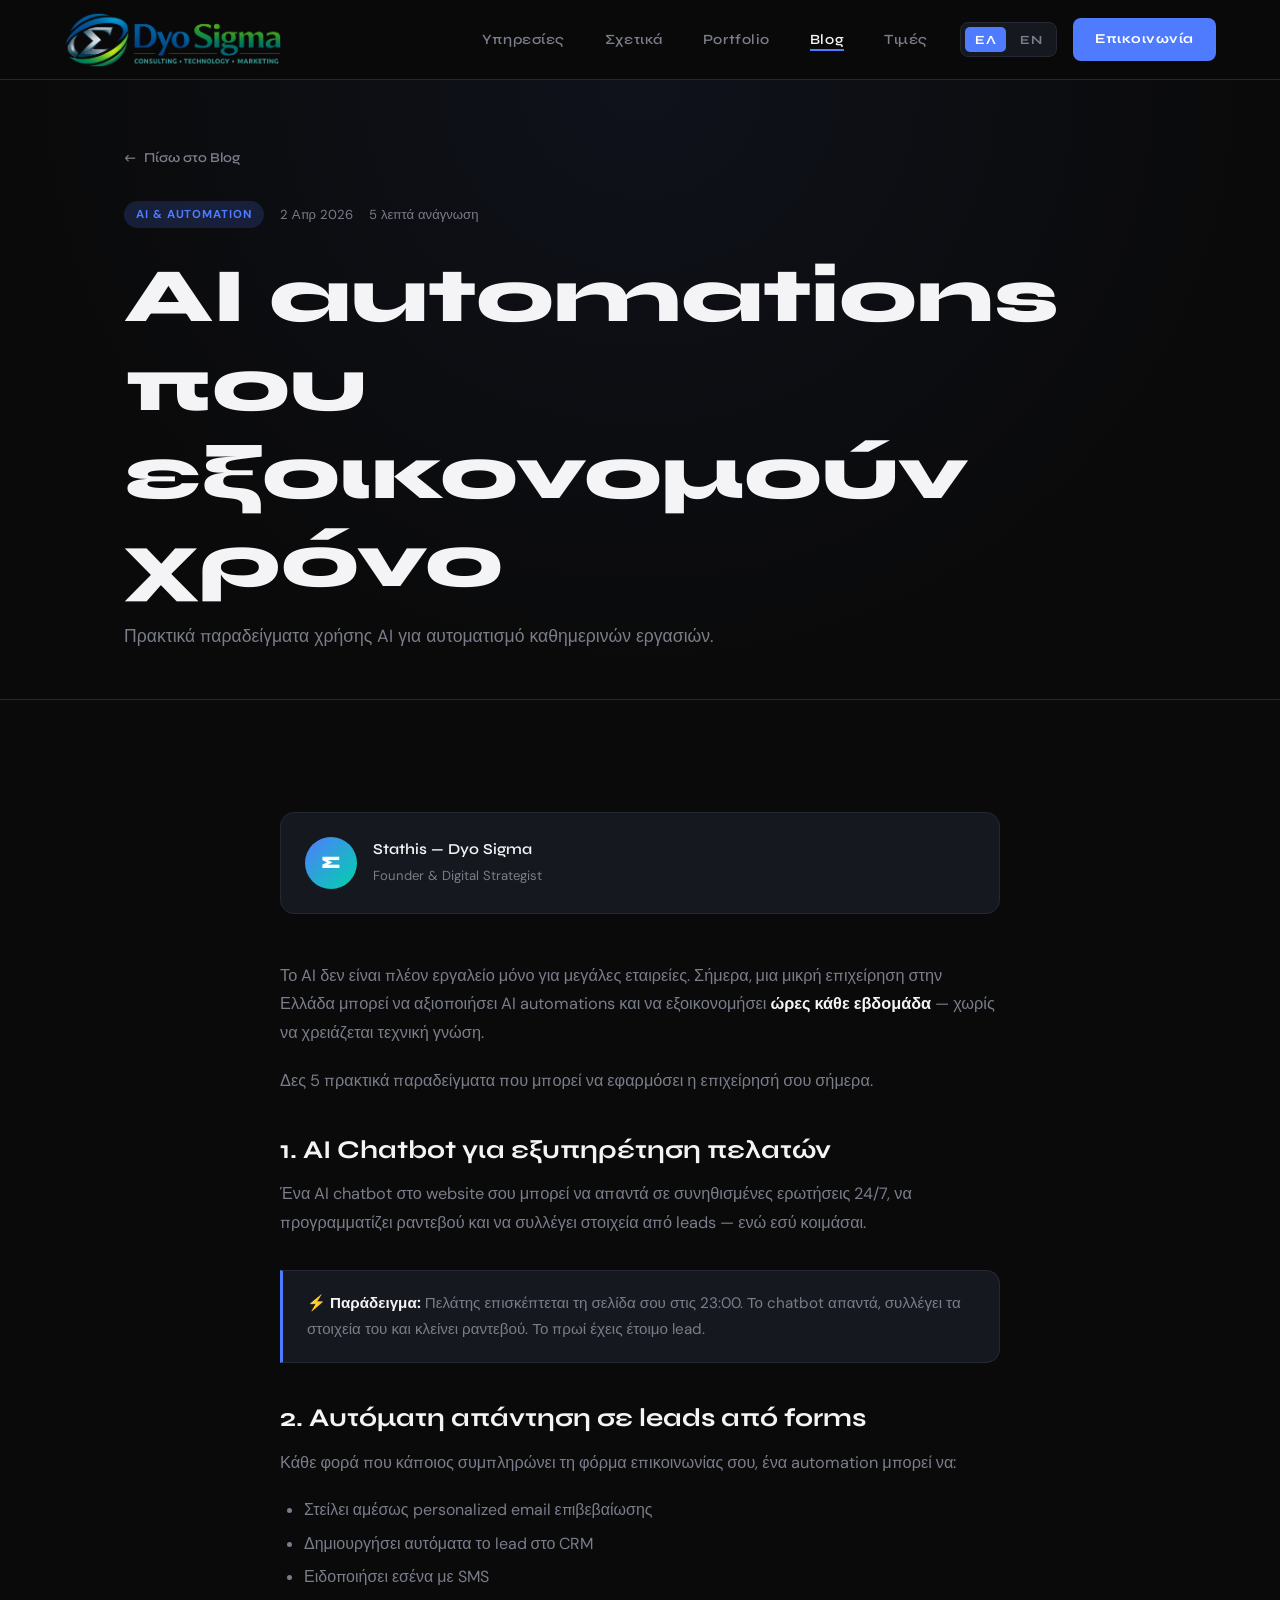
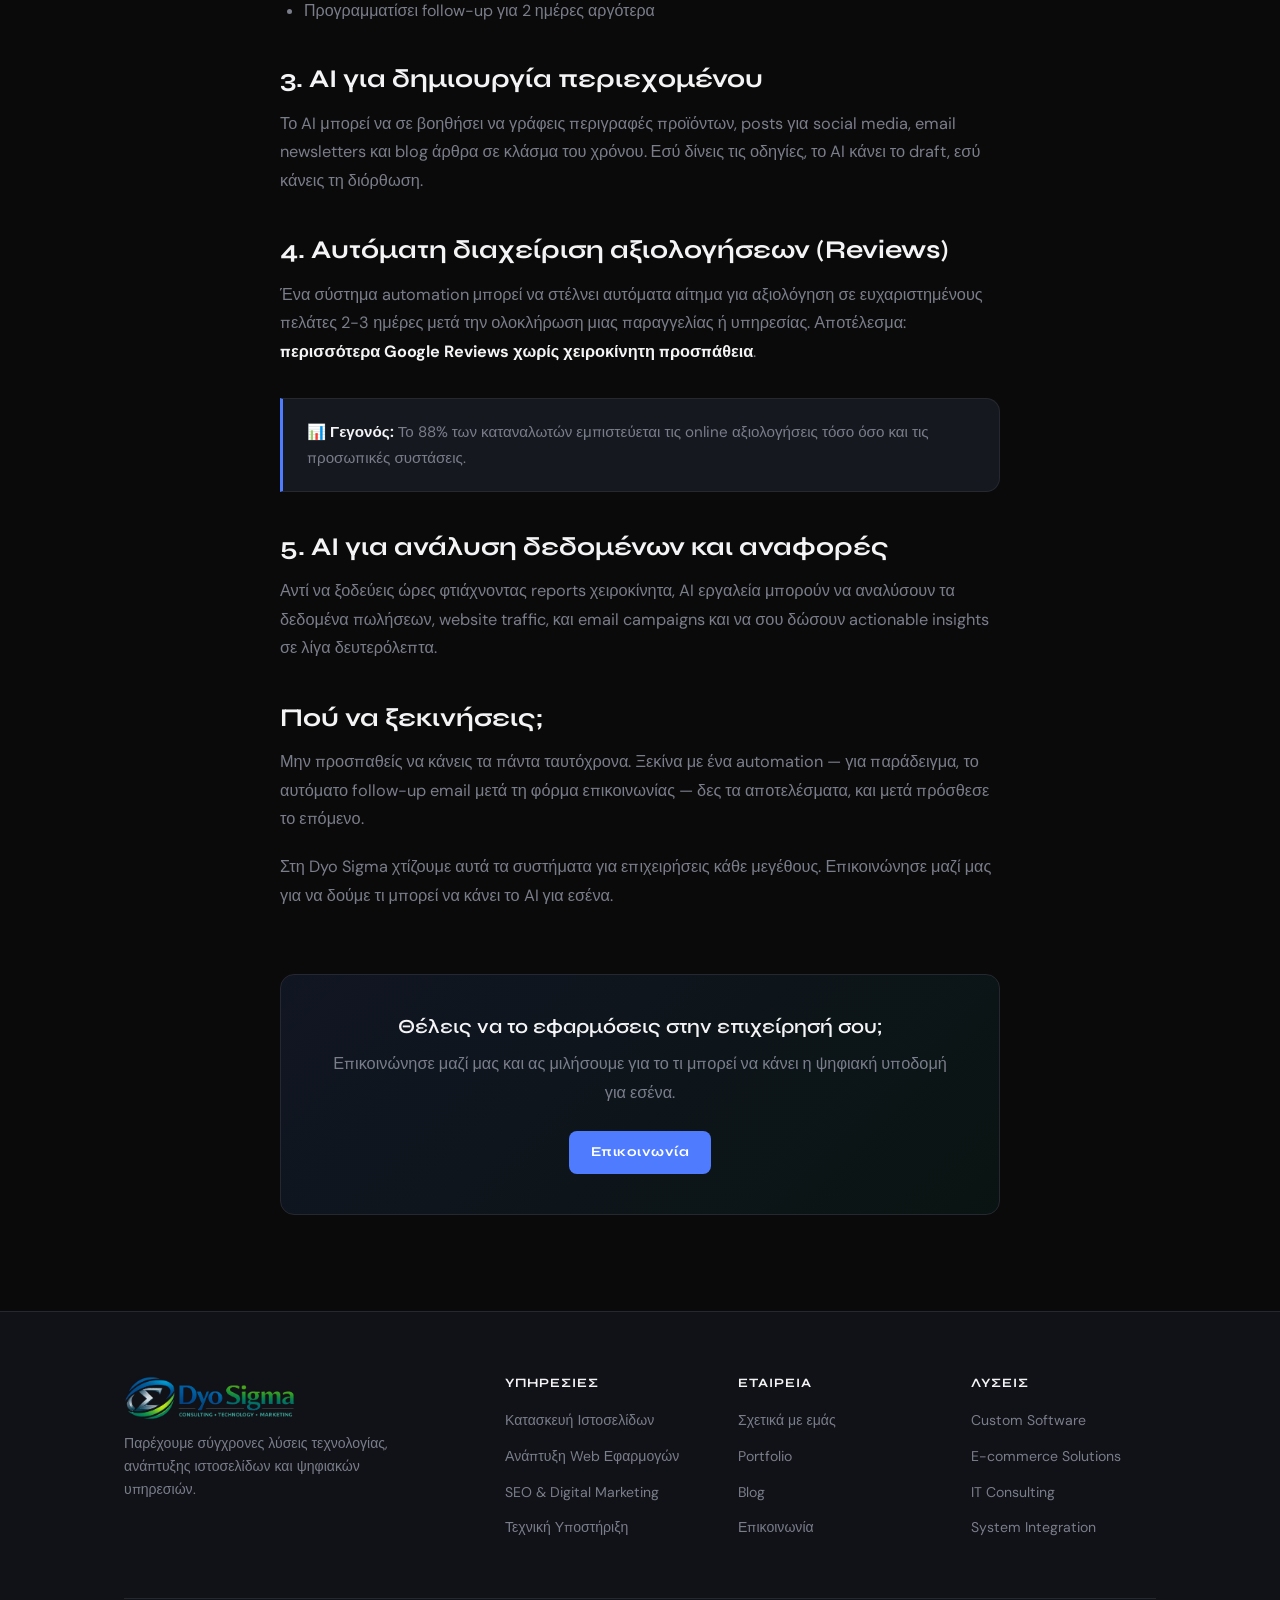
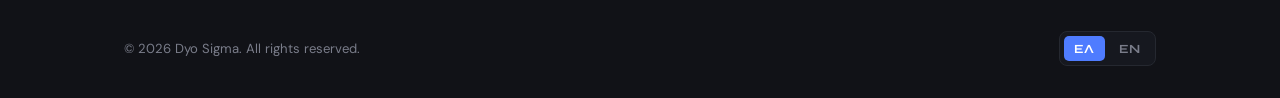
<file: blog/ai-automations-xronos.html>
<!DOCTYPE html>
<html lang="el">
<head>
  <meta charset="UTF-8">
  <meta name="viewport" content="width=device-width, initial-scale=1.0">
  <title>AI automations που εξοικονομούν χρόνο — Dyo Sigma Blog</title>
  <meta name="description" content="Πρακτικά παραδείγματα χρήσης AI για αυτοματισμό καθημερινών εργασιών.">
  <link rel="stylesheet" href="../css/style.css">
  <style>
    .article-hero { padding:4rem 0 3rem; border-bottom:1px solid var(--border); background:radial-gradient(ellipse at 50% 0%, rgba(79,124,255,0.07) 0%, transparent 70%); }
    .article-meta { display:flex; gap:1rem; align-items:center; flex-wrap:wrap; margin-bottom:1.5rem; }
    .article-tag { font-size:0.72rem; font-weight:700; letter-spacing:0.08em; text-transform:uppercase; color:var(--accent); background:var(--accent-glow); padding:4px 12px; border-radius:100px; }
    .article-date, .article-read { font-size:0.82rem; color:var(--muted); }
    .article-body { max-width:720px; margin:0 auto; padding:4rem 0 6rem; }
    .article-body h2 { font-size:1.6rem; margin:2.5rem 0 1rem; color:var(--white); }
    .article-body p { margin-bottom:1.2rem; font-size:1.02rem; line-height:1.75; }
    .article-body ul { margin:0 0 1.5rem 1.5rem; }
    .article-body ul li { color:var(--muted); font-size:1rem; line-height:1.7; margin-bottom:0.4rem; }
    .article-body strong { color:var(--white); }
    .article-body .callout { background:var(--card); border:1px solid var(--border); border-left:3px solid var(--accent); border-radius:0 var(--radius) var(--radius) 0; padding:1.2rem 1.5rem; margin:2rem 0; }
    .article-body .callout p { margin:0; font-size:0.95rem; }
    .back-btn { display:inline-flex; align-items:center; gap:0.5rem; font-family:var(--font-display); font-size:0.85rem; font-weight:600; color:var(--muted); transition:color var(--transition); margin-bottom:2rem; }
    .back-btn:hover { color:var(--white); }
    .article-cta { background:linear-gradient(135deg,rgba(79,124,255,0.1),rgba(0,212,170,0.05)); border:1px solid var(--border); border-radius:var(--radius); padding:2.5rem; text-align:center; margin-top:4rem; }
    .article-cta h3 { margin-bottom:0.75rem; }
    .article-cta p { margin-bottom:1.5rem; }
    .author-box { display:flex; gap:1rem; align-items:center; background:var(--card); border:1px solid var(--border); border-radius:var(--radius); padding:1.5rem; margin:3rem 0; }
    .author-avatar { width:52px; height:52px; border-radius:50%; background:linear-gradient(135deg,var(--accent),var(--accent2)); display:flex; align-items:center; justify-content:center; font-family:var(--font-display); font-size:1.1rem; font-weight:800; color:#fff; flex-shrink:0; }
    .author-info strong { font-family:var(--font-display); font-size:0.95rem; font-weight:600; display:block; }
    .author-info span { font-size:0.82rem; color:var(--muted); }
  </style>
</head>
<body>

<nav>
  <a href="../index.html"><img src="../images/logo.png" alt="Dyo Sigma" style="height:56px;width:auto;display:block;"></a>
  <ul class="nav-links">
    <li><a href="../index.html#services" data-i18n="nav_services"></a></li>
    <li><a href="../about.html" data-i18n="nav_about"></a></li>
    <li><a href="../portfolio.html" data-i18n="nav_portfolio"></a></li>
    <li><a href="../blog.html" class="active" data-i18n="nav_blog"></a></li>
    <li><a href="../index.html#pricing" data-i18n="nav_pricing"></a></li>
  </ul>
  <div class="nav-right">
    <div class="lang-switch">
      <button class="lang-btn" data-lang="el">ΕΛ</button>
      <button class="lang-btn" data-lang="en">EN</button>
    </div>
    <a href="../contact.html" class="btn-cta" data-i18n="nav_cta"></a>
  </div>
  <button class="hamburger" aria-label="Menu"><span></span><span></span><span></span></button>
</nav>
<div class="mobile-menu">
  <a href="../index.html#services" data-i18n="nav_services"></a>
  <a href="../about.html" data-i18n="nav_about"></a>
  <a href="../portfolio.html" data-i18n="nav_portfolio"></a>
  <a href="../blog.html" data-i18n="nav_blog"></a>
  <a href="../index.html#pricing" data-i18n="nav_pricing"></a>
  <a href="../contact.html" class="btn-cta" data-i18n="nav_cta"></a>
</div>

<main>

<section class="article-hero">
  <div class="container">
    <a href="../blog.html" class="back-btn fade-up">
      <span>←</span><span data-i18n="back_blog"></span>
    </a>
    <div class="article-meta fade-up delay-1">
      <span class="article-tag" data-i18n="b3_tag"></span>
      <span class="article-date" data-i18n="b3_date"></span>
      <span class="article-read" data-i18n="read_time_3"></span>
    </div>
    <h1 class="fade-up delay-2" data-i18n="b3_title"></h1>
    <p class="fade-up delay-3" style="max-width:620px; font-size:1.1rem; margin-top:1rem;" data-i18n="b3_desc"></p>
  </div>
</section>

<div class="container">
  <div class="article-body">

    <div class="author-box">
      <div class="author-avatar">Σ</div>
      <div class="author-info">
        <strong>Stathis — Dyo Sigma</strong>
        <span>Founder & Digital Strategist</span>
      </div>
    </div>

    <div data-lang-block="el">
      <p>Το AI δεν είναι πλέον εργαλείο μόνο για μεγάλες εταιρείες. Σήμερα, μια μικρή επιχείρηση στην Ελλάδα μπορεί να αξιοποιήσει AI automations και να εξοικονομήσει <strong>ώρες κάθε εβδομάδα</strong> — χωρίς να χρειάζεται τεχνική γνώση.</p>

      <p>Δες 5 πρακτικά παραδείγματα που μπορεί να εφαρμόσει η επιχείρησή σου σήμερα.</p>

      <h2>1. AI Chatbot για εξυπηρέτηση πελατών</h2>
      <p>Ένα AI chatbot στο website σου μπορεί να απαντά σε συνηθισμένες ερωτήσεις 24/7, να προγραμματίζει ραντεβού και να συλλέγει στοιχεία από leads — ενώ εσύ κοιμάσαι.</p>
      <div class="callout">
        <p>⚡ <strong>Παράδειγμα:</strong> Πελάτης επισκέπτεται τη σελίδα σου στις 23:00. Το chatbot απαντά, συλλέγει τα στοιχεία του και κλείνει ραντεβού. Το πρωί έχεις έτοιμο lead.</p>
      </div>

      <h2>2. Αυτόματη απάντηση σε leads από forms</h2>
      <p>Κάθε φορά που κάποιος συμπληρώνει τη φόρμα επικοινωνίας σου, ένα automation μπορεί να:</p>
      <ul>
        <li>Στείλει αμέσως personalized email επιβεβαίωσης</li>
        <li>Δημιουργήσει αυτόματα το lead στο CRM</li>
        <li>Ειδοποιήσει εσένα με SMS</li>
        <li>Προγραμματίσει follow-up για 2 ημέρες αργότερα</li>
      </ul>

      <h2>3. AI για δημιουργία περιεχομένου</h2>
      <p>Το AI μπορεί να σε βοηθήσει να γράφεις περιγραφές προϊόντων, posts για social media, email newsletters και blog άρθρα σε κλάσμα του χρόνου. Εσύ δίνεις τις οδηγίες, το AI κάνει το draft, εσύ κάνεις τη διόρθωση.</p>

      <h2>4. Αυτόματη διαχείριση αξιολογήσεων (Reviews)</h2>
      <p>Ένα σύστημα automation μπορεί να στέλνει αυτόματα αίτημα για αξιολόγηση σε ευχαριστημένους πελάτες 2-3 ημέρες μετά την ολοκλήρωση μιας παραγγελίας ή υπηρεσίας. Αποτέλεσμα: <strong>περισσότερα Google Reviews χωρίς χειροκίνητη προσπάθεια</strong>.</p>
      <div class="callout">
        <p>📊 <strong>Γεγονός:</strong> Το 88% των καταναλωτών εμπιστεύεται τις online αξιολογήσεις τόσο όσο και τις προσωπικές συστάσεις.</p>
      </div>

      <h2>5. AI για ανάλυση δεδομένων και αναφορές</h2>
      <p>Αντί να ξοδεύεις ώρες φτιάχνοντας reports χειροκίνητα, AI εργαλεία μπορούν να αναλύσουν τα δεδομένα πωλήσεων, website traffic, και email campaigns και να σου δώσουν actionable insights σε λίγα δευτερόλεπτα.</p>

      <h2>Πού να ξεκινήσεις;</h2>
      <p>Μην προσπαθείς να κάνεις τα πάντα ταυτόχρονα. Ξεκίνα με ένα automation — για παράδειγμα, το αυτόματο follow-up email μετά τη φόρμα επικοινωνίας — δες τα αποτελέσματα, και μετά πρόσθεσε το επόμενο.</p>

      <p>Στη Dyo Sigma χτίζουμε αυτά τα συστήματα για επιχειρήσεις κάθε μεγέθους. Επικοινώνησε μαζί μας για να δούμε τι μπορεί να κάνει το AI για εσένα.</p>
    </div>

    <div data-lang-block="en" style="display:none;">
      <p>AI is no longer a tool only for large companies. Today, a small business in Greece can leverage AI automations and save <strong>hours every week</strong> — without needing technical knowledge.</p>

      <p>Here are 5 practical examples your business can implement today.</p>

      <h2>1. AI Chatbot for customer service</h2>
      <p>An AI chatbot on your website can answer common questions 24/7, schedule appointments and collect information from leads — while you sleep.</p>
      <div class="callout">
        <p>⚡ <strong>Example:</strong> A customer visits your page at 11pm. The chatbot responds, collects their details and books an appointment. In the morning you have a ready lead.</p>
      </div>

      <h2>2. Automatic reply to form leads</h2>
      <p>Every time someone fills out your contact form, an automation can:</p>
      <ul>
        <li>Immediately send a personalised confirmation email</li>
        <li>Automatically create the lead in the CRM</li>
        <li>Notify you via SMS</li>
        <li>Schedule a follow-up for 2 days later</li>
      </ul>

      <h2>3. AI for content creation</h2>
      <p>AI can help you write product descriptions, social media posts, email newsletters and blog articles in a fraction of the time. You give the instructions, AI does the draft, you do the editing.</p>

      <h2>4. Automatic review management</h2>
      <p>An automation system can automatically send a review request to satisfied customers 2-3 days after completing an order or service. Result: <strong>more Google Reviews without manual effort</strong>.</p>
      <div class="callout">
        <p>📊 <strong>Fact:</strong> 88% of consumers trust online reviews as much as personal recommendations.</p>
      </div>

      <h2>5. AI for data analysis and reports</h2>
      <p>Instead of spending hours manually creating reports, AI tools can analyse sales data, website traffic, and email campaigns and give you actionable insights in seconds.</p>

      <h2>Where to start?</h2>
      <p>Don't try to do everything at once. Start with one automation — for example, the automatic follow-up email after the contact form — see the results, and then add the next one.</p>

      <p>At Dyo Sigma we build these systems for businesses of all sizes. Contact us to see what AI can do for you.</p>
    </div>

    <div class="article-cta">
      <h3 data-i18n="article_cta_h"></h3>
      <p data-i18n="article_cta_p"></p>
      <a href="../contact.html" class="btn-cta" data-i18n="nav_cta"></a>
    </div>

  </div>
</div>

</main>

<footer>
  <div class="container">
    <div class="footer-grid">
      <div class="footer-brand">
        <a href="../index.html"><img src="../images/logo.png" alt="Dyo Sigma" style="height:44px;width:auto;display:block;"></a>
        <p data-i18n="footer_tagline"></p>
      </div>
      <div class="footer-col"><h5 data-i18n="footer_services_h"></h5><ul><li><a href="../index.html#services" data-i18n="footer_s1"></a></li><li><a href="../index.html#services" data-i18n="footer_s2"></a></li><li><a href="../index.html#services" data-i18n="footer_s3"></a></li><li><a href="../index.html#services" data-i18n="footer_s4"></a></li></ul></div>
      <div class="footer-col"><h5 data-i18n="footer_company_h"></h5><ul><li><a href="../about.html" data-i18n="footer_c1"></a></li><li><a href="../portfolio.html" data-i18n="footer_c2"></a></li><li><a href="../blog.html" data-i18n="footer_c3"></a></li><li><a href="../contact.html" data-i18n="footer_c4"></a></li></ul></div>
      <div class="footer-col"><h5 data-i18n="footer_solutions_h"></h5><ul><li><a href="#" data-i18n="footer_l1"></a></li><li><a href="#" data-i18n="footer_l2"></a></li><li><a href="#" data-i18n="footer_l3"></a></li><li><a href="#" data-i18n="footer_l4"></a></li></ul></div>
    </div>
    <div class="footer-bottom">
      <span data-i18n="footer_copyright"></span>
      <div class="lang-switch"><button class="lang-btn" data-lang="el">ΕΛ</button><button class="lang-btn" data-lang="en">EN</button></div>
    </div>
  </div>
</footer>
<script src="../js/main.js"></script>
</body>
</html>
</file>
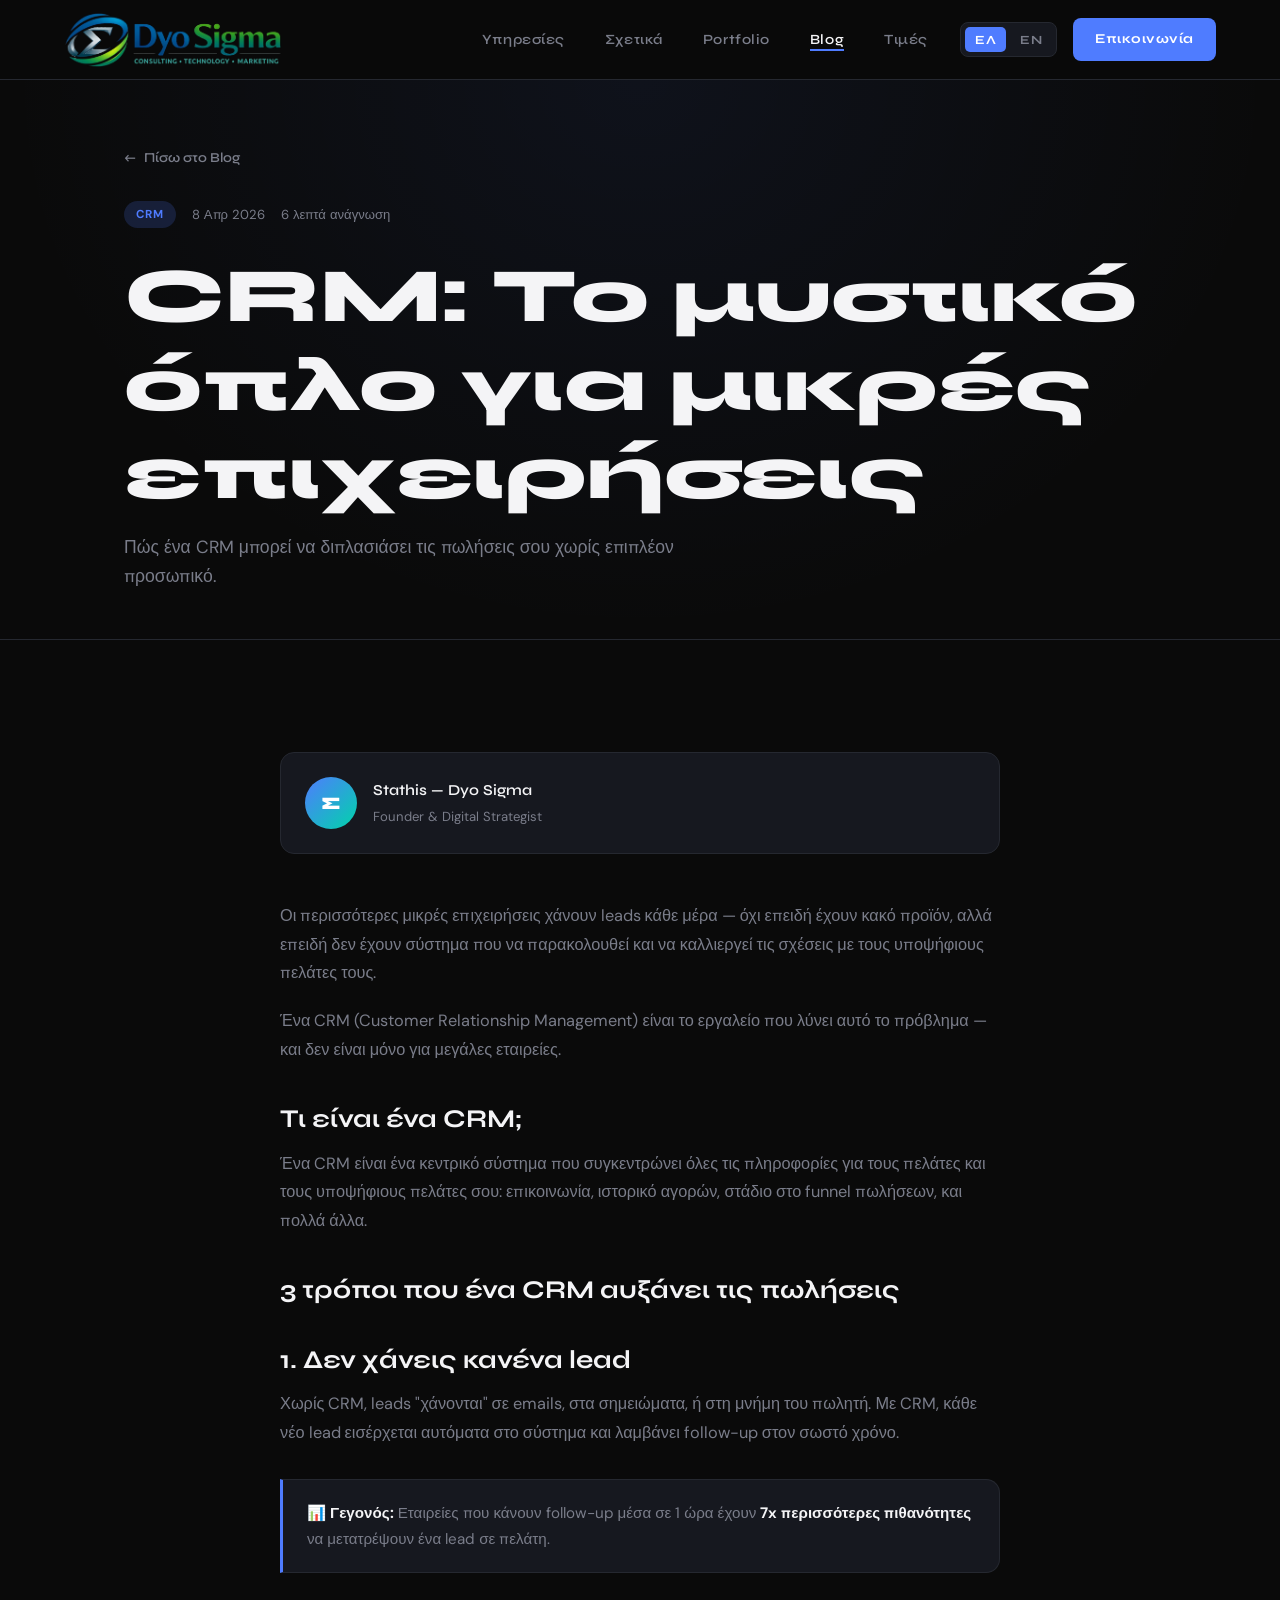
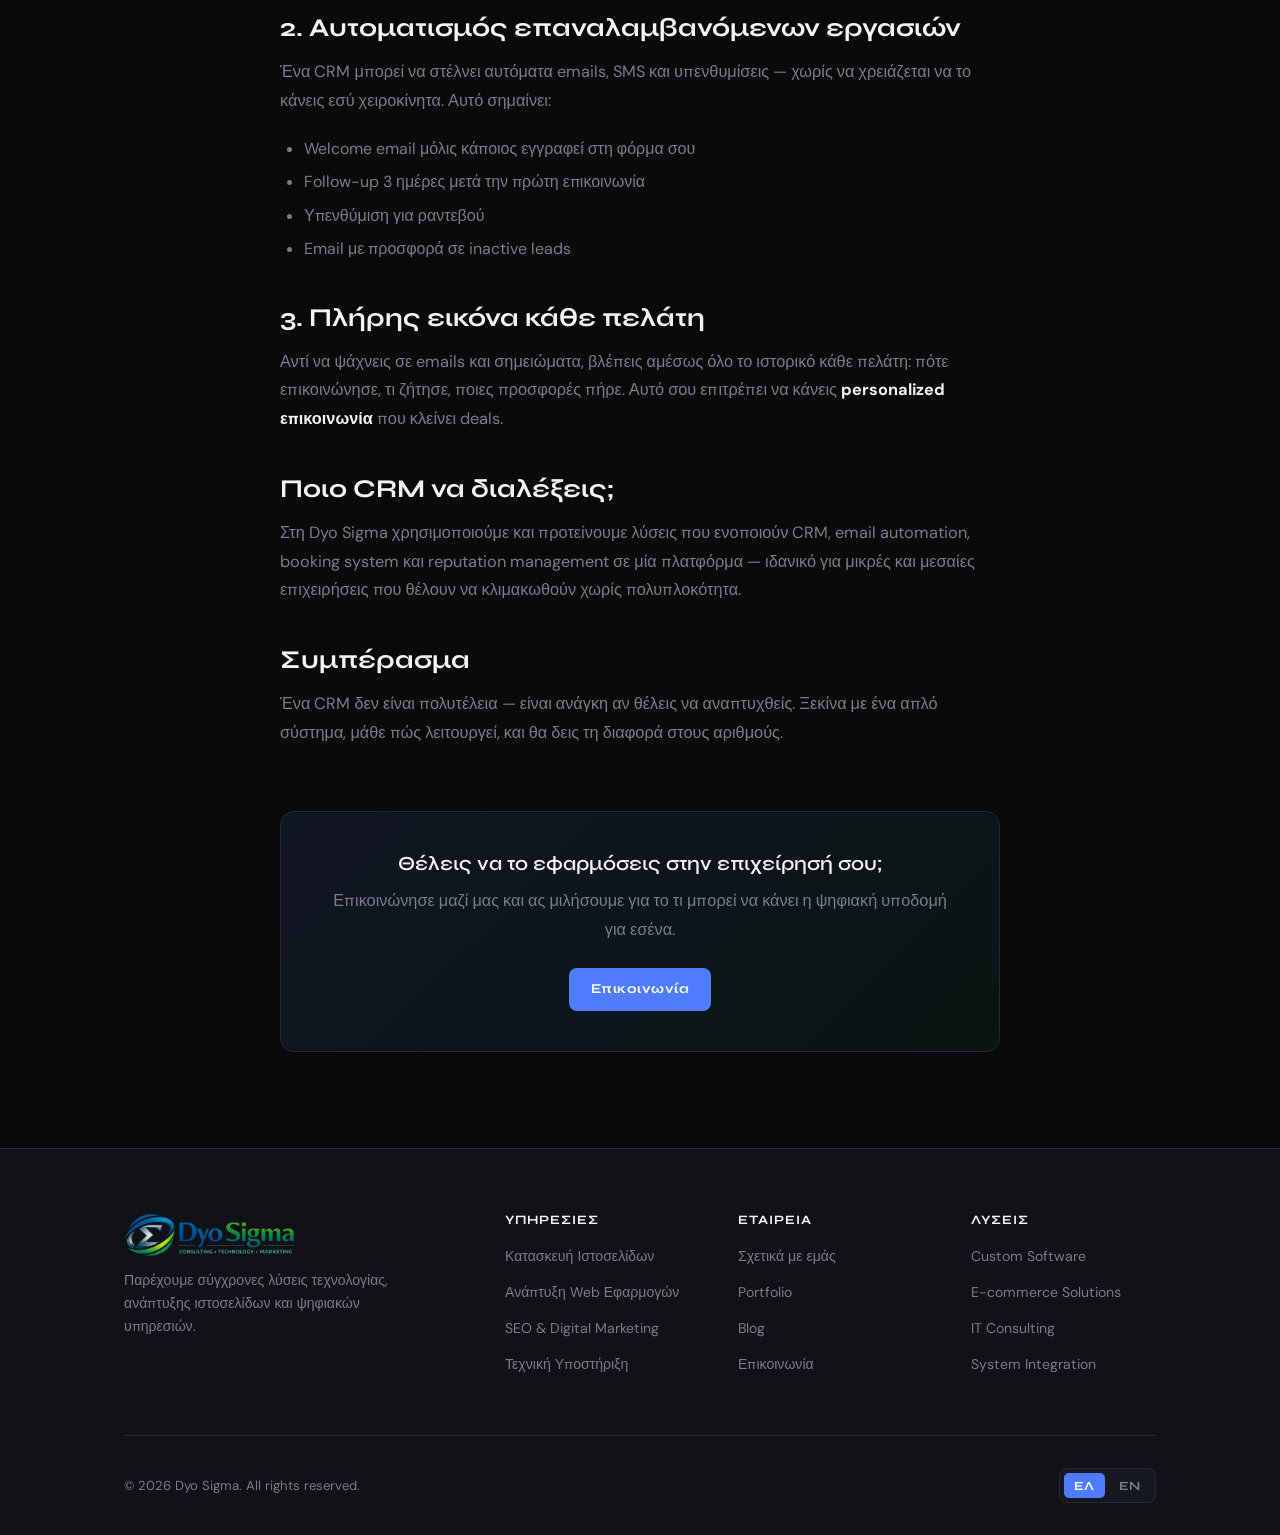
<file: blog/crm-mystiko-oplo.html>
<!DOCTYPE html>
<html lang="el">
<head>
  <meta charset="UTF-8">
  <meta name="viewport" content="width=device-width, initial-scale=1.0">
  <title>CRM: Το μυστικό όπλο για μικρές επιχειρήσεις — Dyo Sigma Blog</title>
  <meta name="description" content="Πώς ένα CRM μπορεί να διπλασιάσει τις πωλήσεις σου χωρίς επιπλέον προσωπικό.">
  <link rel="stylesheet" href="../css/style.css">
  <style>
    .article-hero { padding:4rem 0 3rem; border-bottom:1px solid var(--border); background:radial-gradient(ellipse at 50% 0%, rgba(79,124,255,0.07) 0%, transparent 70%); }
    .article-meta { display:flex; gap:1rem; align-items:center; flex-wrap:wrap; margin-bottom:1.5rem; }
    .article-tag { font-size:0.72rem; font-weight:700; letter-spacing:0.08em; text-transform:uppercase; color:var(--accent); background:var(--accent-glow); padding:4px 12px; border-radius:100px; }
    .article-date, .article-read { font-size:0.82rem; color:var(--muted); }
    .article-body { max-width:720px; margin:0 auto; padding:4rem 0 6rem; }
    .article-body h2 { font-size:1.6rem; margin:2.5rem 0 1rem; color:var(--white); }
    .article-body p { margin-bottom:1.2rem; font-size:1.02rem; line-height:1.75; }
    .article-body ul { margin:0 0 1.5rem 1.5rem; }
    .article-body ul li { color:var(--muted); font-size:1rem; line-height:1.7; margin-bottom:0.4rem; }
    .article-body strong { color:var(--white); }
    .article-body .callout { background:var(--card); border:1px solid var(--border); border-left:3px solid var(--accent); border-radius:0 var(--radius) var(--radius) 0; padding:1.2rem 1.5rem; margin:2rem 0; }
    .article-body .callout p { margin:0; font-size:0.95rem; }
    .back-btn { display:inline-flex; align-items:center; gap:0.5rem; font-family:var(--font-display); font-size:0.85rem; font-weight:600; color:var(--muted); transition:color var(--transition); margin-bottom:2rem; }
    .back-btn:hover { color:var(--white); }
    .article-cta { background:linear-gradient(135deg,rgba(79,124,255,0.1),rgba(0,212,170,0.05)); border:1px solid var(--border); border-radius:var(--radius); padding:2.5rem; text-align:center; margin-top:4rem; }
    .article-cta h3 { margin-bottom:0.75rem; }
    .article-cta p { margin-bottom:1.5rem; }
    .author-box { display:flex; gap:1rem; align-items:center; background:var(--card); border:1px solid var(--border); border-radius:var(--radius); padding:1.5rem; margin:3rem 0; }
    .author-avatar { width:52px; height:52px; border-radius:50%; background:linear-gradient(135deg,var(--accent),var(--accent2)); display:flex; align-items:center; justify-content:center; font-family:var(--font-display); font-size:1.1rem; font-weight:800; color:#fff; flex-shrink:0; }
    .author-info strong { font-family:var(--font-display); font-size:0.95rem; font-weight:600; display:block; }
    .author-info span { font-size:0.82rem; color:var(--muted); }
  </style>
</head>
<body>

<nav>
  <a href="../index.html"><img src="../images/logo.png" alt="Dyo Sigma" style="height:56px;width:auto;display:block;"></a>
  <ul class="nav-links">
    <li><a href="../index.html#services" data-i18n="nav_services"></a></li>
    <li><a href="../about.html" data-i18n="nav_about"></a></li>
    <li><a href="../portfolio.html" data-i18n="nav_portfolio"></a></li>
    <li><a href="../blog.html" class="active" data-i18n="nav_blog"></a></li>
    <li><a href="../index.html#pricing" data-i18n="nav_pricing"></a></li>
  </ul>
  <div class="nav-right">
    <div class="lang-switch">
      <button class="lang-btn" data-lang="el">ΕΛ</button>
      <button class="lang-btn" data-lang="en">EN</button>
    </div>
    <a href="../contact.html" class="btn-cta" data-i18n="nav_cta"></a>
  </div>
  <button class="hamburger" aria-label="Menu"><span></span><span></span><span></span></button>
</nav>
<div class="mobile-menu">
  <a href="../index.html#services" data-i18n="nav_services"></a>
  <a href="../about.html" data-i18n="nav_about"></a>
  <a href="../portfolio.html" data-i18n="nav_portfolio"></a>
  <a href="../blog.html" data-i18n="nav_blog"></a>
  <a href="../index.html#pricing" data-i18n="nav_pricing"></a>
  <a href="../contact.html" class="btn-cta" data-i18n="nav_cta"></a>
</div>

<main>

<section class="article-hero">
  <div class="container">
    <a href="../blog.html" class="back-btn fade-up">
      <span>←</span><span data-i18n="back_blog"></span>
    </a>
    <div class="article-meta fade-up delay-1">
      <span class="article-tag" data-i18n="b2_tag"></span>
      <span class="article-date" data-i18n="b2_date"></span>
      <span class="article-read" data-i18n="read_time_2"></span>
    </div>
    <h1 class="fade-up delay-2" data-i18n="b2_title"></h1>
    <p class="fade-up delay-3" style="max-width:620px; font-size:1.1rem; margin-top:1rem;" data-i18n="b2_desc"></p>
  </div>
</section>

<div class="container">
  <div class="article-body">

    <div class="author-box">
      <div class="author-avatar">Σ</div>
      <div class="author-info">
        <strong>Stathis — Dyo Sigma</strong>
        <span>Founder & Digital Strategist</span>
      </div>
    </div>

    <div data-lang-block="el">
      <p>Οι περισσότερες μικρές επιχειρήσεις χάνουν leads κάθε μέρα — όχι επειδή έχουν κακό προϊόν, αλλά επειδή δεν έχουν σύστημα που να παρακολουθεί και να καλλιεργεί τις σχέσεις με τους υποψήφιους πελάτες τους.</p>

      <p>Ένα CRM (Customer Relationship Management) είναι το εργαλείο που λύνει αυτό το πρόβλημα — και δεν είναι μόνο για μεγάλες εταιρείες.</p>

      <h2>Τι είναι ένα CRM;</h2>
      <p>Ένα CRM είναι ένα κεντρικό σύστημα που συγκεντρώνει όλες τις πληροφορίες για τους πελάτες και τους υποψήφιους πελάτες σου: επικοινωνία, ιστορικό αγορών, στάδιο στο funnel πωλήσεων, και πολλά άλλα.</p>

      <h2>3 τρόποι που ένα CRM αυξάνει τις πωλήσεις</h2>

      <h2>1. Δεν χάνεις κανένα lead</h2>
      <p>Χωρίς CRM, leads "χάνονται" σε emails, στα σημειώματα, ή στη μνήμη του πωλητή. Με CRM, κάθε νέο lead εισέρχεται αυτόματα στο σύστημα και λαμβάνει follow-up στον σωστό χρόνο.</p>
      <div class="callout">
        <p>📊 <strong>Γεγονός:</strong> Εταιρείες που κάνουν follow-up μέσα σε 1 ώρα έχουν <strong>7x περισσότερες πιθανότητες</strong> να μετατρέψουν ένα lead σε πελάτη.</p>
      </div>

      <h2>2. Αυτοματισμός επαναλαμβανόμενων εργασιών</h2>
      <p>Ένα CRM μπορεί να στέλνει αυτόματα emails, SMS και υπενθυμίσεις — χωρίς να χρειάζεται να το κάνεις εσύ χειροκίνητα. Αυτό σημαίνει:</p>
      <ul>
        <li>Welcome email μόλις κάποιος εγγραφεί στη φόρμα σου</li>
        <li>Follow-up 3 ημέρες μετά την πρώτη επικοινωνία</li>
        <li>Υπενθύμιση για ραντεβού</li>
        <li>Email με προσφορά σε inactive leads</li>
      </ul>

      <h2>3. Πλήρης εικόνα κάθε πελάτη</h2>
      <p>Αντί να ψάχνεις σε emails και σημειώματα, βλέπεις αμέσως όλο το ιστορικό κάθε πελάτη: πότε επικοινώνησε, τι ζήτησε, ποιες προσφορές πήρε. Αυτό σου επιτρέπει να κάνεις <strong>personalized επικοινωνία</strong> που κλείνει deals.</p>

      <h2>Ποιο CRM να διαλέξεις;</h2>
      <p>Στη Dyo Sigma χρησιμοποιούμε και προτείνουμε λύσεις που ενοποιούν CRM, email automation, booking system και reputation management σε μία πλατφόρμα — ιδανικό για μικρές και μεσαίες επιχειρήσεις που θέλουν να κλιμακωθούν χωρίς πολυπλοκότητα.</p>

      <h2>Συμπέρασμα</h2>
      <p>Ένα CRM δεν είναι πολυτέλεια — είναι ανάγκη αν θέλεις να αναπτυχθείς. Ξεκίνα με ένα απλό σύστημα, μάθε πώς λειτουργεί, και θα δεις τη διαφορά στους αριθμούς.</p>
    </div>

    <div data-lang-block="en" style="display:none;">
      <p>Most small businesses lose leads every day — not because they have a bad product, but because they don't have a system that tracks and nurtures relationships with their prospects.</p>

      <p>A CRM (Customer Relationship Management) is the tool that solves this problem — and it's not just for large companies.</p>

      <h2>What is a CRM?</h2>
      <p>A CRM is a central system that brings together all information about your customers and prospects: communication history, purchase history, position in the sales funnel, and much more.</p>

      <h2>3 ways a CRM increases sales</h2>

      <h2>1. Never lose a lead</h2>
      <p>Without a CRM, leads get "lost" in emails, notes, or in the salesperson's memory. With a CRM, every new lead automatically enters the system and receives follow-up at the right time.</p>
      <div class="callout">
        <p>📊 <strong>Fact:</strong> Companies that follow up within 1 hour are <strong>7x more likely</strong> to convert a lead into a customer.</p>
      </div>

      <h2>2. Automation of repetitive tasks</h2>
      <p>A CRM can automatically send emails, SMS and reminders — without you needing to do it manually. This means:</p>
      <ul>
        <li>Welcome email as soon as someone signs up on your form</li>
        <li>Follow-up 3 days after first contact</li>
        <li>Appointment reminder</li>
        <li>Email with an offer to inactive leads</li>
      </ul>

      <h2>3. Complete view of every customer</h2>
      <p>Instead of searching through emails and notes, you immediately see the full history of each customer: when they contacted, what they asked for, which offers they received. This allows you to have <strong>personalised communication</strong> that closes deals.</p>

      <h2>Which CRM should you choose?</h2>
      <p>At Dyo Sigma, we use and recommend solutions that integrate CRM, email automation, booking system and reputation management into one platform — ideal for small and medium businesses that want to scale without complexity.</p>

      <h2>Conclusion</h2>
      <p>A CRM is not a luxury — it's a necessity if you want to grow. Start with a simple system, learn how it works, and you'll see the difference in the numbers.</p>
    </div>

    <div class="article-cta">
      <h3 data-i18n="article_cta_h"></h3>
      <p data-i18n="article_cta_p"></p>
      <a href="../contact.html" class="btn-cta" data-i18n="nav_cta"></a>
    </div>

  </div>
</div>

</main>

<footer>
  <div class="container">
    <div class="footer-grid">
      <div class="footer-brand">
        <a href="../index.html"><img src="../images/logo.png" alt="Dyo Sigma" style="height:44px;width:auto;display:block;"></a>
        <p data-i18n="footer_tagline"></p>
      </div>
      <div class="footer-col"><h5 data-i18n="footer_services_h"></h5><ul><li><a href="../index.html#services" data-i18n="footer_s1"></a></li><li><a href="../index.html#services" data-i18n="footer_s2"></a></li><li><a href="../index.html#services" data-i18n="footer_s3"></a></li><li><a href="../index.html#services" data-i18n="footer_s4"></a></li></ul></div>
      <div class="footer-col"><h5 data-i18n="footer_company_h"></h5><ul><li><a href="../about.html" data-i18n="footer_c1"></a></li><li><a href="../portfolio.html" data-i18n="footer_c2"></a></li><li><a href="../blog.html" data-i18n="footer_c3"></a></li><li><a href="../contact.html" data-i18n="footer_c4"></a></li></ul></div>
      <div class="footer-col"><h5 data-i18n="footer_solutions_h"></h5><ul><li><a href="#" data-i18n="footer_l1"></a></li><li><a href="#" data-i18n="footer_l2"></a></li><li><a href="#" data-i18n="footer_l3"></a></li><li><a href="#" data-i18n="footer_l4"></a></li></ul></div>
    </div>
    <div class="footer-bottom">
      <span data-i18n="footer_copyright"></span>
      <div class="lang-switch"><button class="lang-btn" data-lang="el">ΕΛ</button><button class="lang-btn" data-lang="en">EN</button></div>
    </div>
  </div>
</footer>
<script src="../js/main.js"></script>
</body>
</html>
</file>
<file: css/redesign.css>
@import url('https://fonts.googleapis.com/css2?family=DM+Sans:wght@400;500;600;700;800&family=Manrope:wght@400;600;700;800&display=swap');:root{--ink:#27253b;--muted:#6c697c;--purple:#7654b7;--line:#e8e4ef}*{box-sizing:border-box}html{scroll-behavior:smooth}body{margin:0;color:var(--ink);font:16px/1.7 'DM Sans',sans-serif;background:#fbfaff}a{color:inherit;text-decoration:none}button{cursor:pointer}.wrap{max-width:1170px;width:calc(100% - 48px);margin:auto}header{position:sticky;top:0;z-index:20;background:#ffffffed;backdrop-filter:blur(12px);border-bottom:1px solid var(--line)}.nav{min-height:85px;display:flex;justify-content:space-between;align-items:center;gap:20px}.logo{width:145px;max-height:64px;object-fit:contain}.nav nav,.right{display:flex;align-items:center;gap:28px}.nav nav a{font-weight:700;font-size:14px}.right{gap:9px}.lang{border:0;background:#eeebf6;padding:8px;border-radius:8px;color:var(--purple);font-weight:800}.btn{display:inline-flex;background:var(--purple);color:#fff;border-radius:12px;font-weight:700;padding:15px 23px;box-shadow:0 10px 24px #7654b729}.mini{padding:10px 15px;font-size:13px}.hero{min-height:665px;padding:94px 0;display:grid;grid-template-columns:1.05fr 1fr;gap:50px;align-items:center}.kicker{font-size:12px;font-weight:800;color:var(--purple);letter-spacing:2px}h1,h2,h3{font-family:Manrope,sans-serif;line-height:1.2;letter-spacing:-1.5px}h1{font-size:clamp(39px,4.8vw,63px);margin:22px 0}i{font-style:normal;color:var(--purple)}.hero p,.process p{color:var(--muted);max-width:600px;font-size:17px;line-height:1.85}.actions{display:flex;gap:24px;align-items:center;flex-wrap:wrap;margin-top:33px}.actions>a:last-child,.underlined{font-weight:800;font-size:14px}.checks{font-size:12px!important;margin-top:43px;color:#7a7489!important}.visual{height:475px;background:radial-gradient(circle,#e8e0fa,#f7f5fd 72%);border:1px solid #ede7f6;border-radius:36px;position:relative;overflow:hidden}.rings{width:320px;height:320px;position:absolute;left:50%;top:50%;transform:translate(-50%,-50%);border:1px dashed #c5b5de;border-radius:50%;box-shadow:0 0 0 85px #f0ebf750}.core{position:absolute;top:50%;left:50%;transform:translate(-50%,-50%);background:#fff;border-radius:50%;width:185px;height:185px;display:grid;place-items:center;box-shadow:0 17px 50px #6a50a126}.core img{max-width:78%;max-height:78%;object-fit:contain}.floating{position:absolute;background:#fffffff0;border:1px solid #eae4f3;box-shadow:0 12px 32px #4a3a6b17;border-radius:15px;padding:13px 17px;display:flex;flex-direction:column;min-width:147px}.floating b{font-size:13px}.floating small{font-size:10px;color:var(--muted)}.f1{top:12%;left:5%}.f2{top:19%;right:5%}.f3{bottom:14%;left:4%}.f4{bottom:11%;right:4%}.section{padding:105px 0}h2{font-size:clamp(30px,3.3vw,43px);margin:16px 0}.section-intro{color:var(--muted);margin-bottom:37px}.services{background:#fff}.cards{display:grid;grid-template-columns:repeat(3,1fr);gap:20px}.cards article{border-radius:24px;background:#fdfcff;border:1px solid var(--line);padding:31px 27px;display:flex;flex-direction:column;min-height:380px}.glyph{font-size:29px;width:55px;height:55px;display:grid;place-items:center;border-radius:17px;font-weight:800;margin-bottom:27px}.purple{background:#eee8fa;color:#7654b7}.blue{background:#e7effd;color:#4d7fcb}.green{background:#dff5ed;color:#3d9d8e}.cards article>small{color:#a69eb3;letter-spacing:2px;font-weight:800;font-size:10px}.cards h3{font-size:24px;letter-spacing:-1px;margin:11px 0}.cards p{font-size:14px;color:var(--muted)}.tags{display:flex;flex-wrap:wrap;gap:7px;margin-top:auto}.tags span{font-size:10px;border:1px solid var(--line);padding:4px 9px;border-radius:20px;color:#777288;background:#fff}.process{display:grid;grid-template-columns:1fr 1fr;gap:100px;align-items:center}.process p{margin:25px 0}.steps{border:1px solid var(--line);border-radius:24px;background:#fff;padding:22px 30px;box-shadow:0 18px 40px #4a3a6b09}.steps div{display:grid;grid-template-columns:50px 1fr;border-bottom:1px solid var(--line);padding:19px 0}.steps div:last-child{border:0}.steps span{grid-row:span 2;align-self:center;display:grid;place-items:center;width:37px;height:37px;border-radius:10px;background:#f0eafb;color:var(--purple);font-size:12px;font-weight:800}.steps strong{font-size:15px}.steps small{color:var(--muted)}.cta{padding:45px 0 90px}.cta>div{text-align:center;background:linear-gradient(120deg,#eee7fc,#edf3ff 60%,#e6f6ed);border-radius:32px;padding:75px 25px}.cta p{color:var(--muted);margin:20px 0 27px}footer{background:#fff;border-top:1px solid var(--line)}.footer{display:flex;align-items:center;justify-content:space-between;gap:20px;flex-wrap:wrap;padding:34px 0;color:var(--muted);font-size:12px}.footer img{width:125px;max-height:56px;object-fit:contain}@media(max-width:950px){.nav nav{gap:10px}.hero{grid-template-columns:1fr;padding:60px 0}.visual{max-width:650px;width:100%;margin:auto}.process{gap:30px}.cards{grid-template-columns:1fr}.cards article{min-height:unset}}@media(max-width:650px){.wrap{width:calc(100% - 32px)}.nav{flex-wrap:wrap;padding:12px 0}.nav nav{order:3;flex-basis:100%;justify-content:center;gap:18px}.nav nav a{font-size:12px}.mini{display:none}.hero h1{font-size:40px}.visual{height:350px}.core{width:130px;height:130px}.rings{width:220px;height:220px}.floating{min-width:120px;padding:10px}.floating b{font-size:10px}.floating small{font-size:8px}.f1{top:9%;left:2%}.f2{top:15%;right:2%}.f3{bottom:10%;left:2%}.f4{bottom:7%;right:2%}.section{padding:75px 0}.process{grid-template-columns:1fr}.cta>div{padding:55px 18px}}
</file>
<file: css/style.css>
/* ===== DYO SIGMA — Design System ===== */
@import url('https://fonts.googleapis.com/css2?family=Syne:wght@400;600;700;800&family=DM+Sans:ital,wght@0,300;0,400;0,500;1,300&display=swap');

:root {
  --black: #0a0a0a;
  --dark: #111217;
  --card: #16181f;
  --border: #252830;
  --accent: #4f7cff;
  --accent-glow: rgba(79,124,255,0.18);
  --accent2: #00d4aa;
  --white: #f4f4f6;
  --muted: #7a7d8a;
  --font-display: 'Syne', sans-serif;
  --font-body: 'DM Sans', sans-serif;
  --nav-h: 80px;
  --radius: 14px;
  --transition: 0.25s cubic-bezier(.4,0,.2,1);
}

*, *::before, *::after { box-sizing: border-box; margin: 0; padding: 0; }
html { scroll-behavior: smooth; font-size: 16px; }

body {
  font-family: var(--font-body);
  background: var(--black);
  color: var(--white);
  line-height: 1.65;
  -webkit-font-smoothing: antialiased;
  overflow-x: hidden;
}

/* ─── TYPOGRAPHY ─────────────────────────────── */
h1,h2,h3,h4,h5 { font-family: var(--font-display); line-height: 1.15; }
h1 { font-size: clamp(2.4rem, 6vw, 4.8rem); font-weight: 800; }
h2 { font-size: clamp(1.8rem, 4vw, 3rem); font-weight: 700; }
h3 { font-size: 1.25rem; font-weight: 600; }
p  { color: var(--muted); font-size: 1.05rem; }
a  { color: inherit; text-decoration: none; }

.section-label {
  font-family: var(--font-display);
  font-size: 0.7rem;
  font-weight: 700;
  letter-spacing: 0.2em;
  text-transform: uppercase;
  color: var(--accent);
  margin-bottom: 1rem;
  display: block;
}
.section-title { margin-bottom: 1rem; }
.section-sub { max-width: 560px; font-size: 1.05rem; }

/* ─── NAV ─────────────────────────────────────── */
nav {
  position: fixed; top: 0; left: 0; right: 0; z-index: 100;
  height: var(--nav-h);
  display: flex; align-items: center;
  padding: 0 clamp(1.5rem, 5vw, 4rem);
  background: rgba(10,10,10,0.85);
  backdrop-filter: blur(20px);
  -webkit-backdrop-filter: blur(20px);
  border-bottom: 1px solid var(--border);
  transition: background var(--transition);
}
.nav-logo {
  font-family: var(--font-display);
  font-weight: 800;
  font-size: 1.3rem;
  letter-spacing: -0.02em;
  color: var(--white);
  flex-shrink: 0;
}
.nav-logo span { color: var(--accent); }
.nav-links {
  display: flex; align-items: center; gap: 2.5rem;
  list-style: none;
  margin-left: auto;
}
.nav-links a {
  font-family: var(--font-display);
  font-size: 0.88rem;
  font-weight: 600;
  letter-spacing: 0.04em;
  color: var(--muted);
  transition: color var(--transition);
  position: relative;
}
.nav-links a::after {
  content: '';
  position: absolute; bottom: -3px; left: 0; right: 0;
  height: 2px; background: var(--accent);
  transform: scaleX(0);
  transition: transform var(--transition);
}
.nav-links a:hover,
.nav-links a.active { color: var(--white); }
.nav-links a:hover::after,
.nav-links a.active::after { transform: scaleX(1); }

.nav-right { display: flex; align-items: center; gap: 1rem; margin-left: 2rem; }

/* Language Switcher */
.lang-switch {
  display: flex; align-items: center; gap: 4px;
  background: var(--card);
  border: 1px solid var(--border);
  border-radius: 8px;
  padding: 4px;
}
.lang-btn {
  font-family: var(--font-display);
  font-size: 0.78rem;
  font-weight: 700;
  letter-spacing: 0.04em;
  padding: 5px 10px;
  border-radius: 5px;
  cursor: pointer;
  border: none;
  background: transparent;
  color: var(--muted);
  transition: all var(--transition);
}
.lang-btn.active {
  background: var(--accent);
  color: #fff;
}

/* CTA Button */
.btn-cta {
  font-family: var(--font-display);
  font-size: 0.85rem;
  font-weight: 700;
  letter-spacing: 0.04em;
  padding: 10px 22px;
  border-radius: 8px;
  background: var(--accent);
  color: #fff;
  border: none;
  cursor: pointer;
  transition: all var(--transition);
  text-decoration: none;
  display: inline-flex; align-items: center; gap: 6px;
}
.btn-cta:hover {
  background: #6b91ff;
  transform: translateY(-1px);
  box-shadow: 0 8px 24px var(--accent-glow);
}
.btn-cta.outline {
  background: transparent;
  border: 1.5px solid var(--border);
  color: var(--white);
}
.btn-cta.outline:hover {
  border-color: var(--accent);
  color: var(--accent);
  background: var(--accent-glow);
}

/* Hamburger */
.hamburger {
  display: none;
  flex-direction: column;
  gap: 5px;
  cursor: pointer;
  padding: 4px;
  border: none;
  background: none;
  margin-left: 1rem;
}
.hamburger span {
  display: block;
  width: 22px; height: 2px;
  background: var(--white);
  border-radius: 2px;
  transition: all var(--transition);
}
.hamburger.open span:nth-child(1) { transform: translateY(7px) rotate(45deg); }
.hamburger.open span:nth-child(2) { opacity: 0; }
.hamburger.open span:nth-child(3) { transform: translateY(-7px) rotate(-45deg); }

.mobile-menu {
  display: none;
  position: fixed;
  top: var(--nav-h); left: 0; right: 0;
  background: var(--dark);
  border-bottom: 1px solid var(--border);
  z-index: 99;
  padding: 1.5rem clamp(1.5rem, 5vw, 4rem) 2rem;
  flex-direction: column;
  gap: 1.2rem;
}
.mobile-menu.open { display: flex; }
.mobile-menu a {
  font-family: var(--font-display);
  font-size: 1.1rem;
  font-weight: 600;
  color: var(--muted);
  transition: color var(--transition);
}
.mobile-menu a:hover { color: var(--white); }
.mobile-menu .btn-cta { align-self: flex-start; margin-top: 0.5rem; }

/* ─── LAYOUT ──────────────────────────────────── */
main { padding-top: var(--nav-h); min-height: 80vh; }
.container {
  max-width: 1160px;
  margin: 0 auto;
  padding: 0 clamp(1.5rem, 5vw, 4rem);
}
section { padding: clamp(4rem, 8vw, 8rem) 0; }

/* ─── HERO ────────────────────────────────────── */
.hero {
  min-height: calc(100vh - var(--nav-h));
  display: grid;
  grid-template-columns: 1fr 1fr;
  align-items: center;
  gap: 4rem;
  padding-top: 4rem;
  position: relative;
  overflow: hidden;
}
.hero::before {
  content: '';
  position: absolute;
  top: -20%; right: -10%;
  width: 60vw; height: 60vw;
  max-width: 700px; max-height: 700px;
  background: radial-gradient(circle, rgba(79,124,255,0.12) 0%, transparent 70%);
  pointer-events: none;
}
.hero-badge {
  display: inline-flex; align-items: center; gap: 8px;
  background: var(--card);
  border: 1px solid var(--border);
  border-radius: 100px;
  padding: 6px 14px 6px 8px;
  font-size: 0.8rem;
  font-weight: 500;
  color: var(--muted);
  margin-bottom: 1.5rem;
}
.hero-badge .dot {
  width: 7px; height: 7px;
  border-radius: 50%;
  background: var(--accent2);
  animation: pulse-dot 2s infinite;
}
@keyframes pulse-dot {
  0%,100% { opacity: 1; transform: scale(1); }
  50% { opacity: 0.5; transform: scale(1.4); }
}
.hero h1 { margin-bottom: 1.2rem; }
.hero h1 em { font-style: normal; color: var(--accent); }
.hero p { max-width: 440px; font-size: 1.1rem; margin-bottom: 2.2rem; }
.hero-actions { display: flex; gap: 1rem; flex-wrap: wrap; }
.hero-stats {
  display: flex; gap: 2.5rem;
  margin-top: 3rem;
  padding-top: 2.5rem;
  border-top: 1px solid var(--border);
}
.stat-item { }
.stat-num {
  font-family: var(--font-display);
  font-size: 1.8rem;
  font-weight: 800;
  color: var(--white);
}
.stat-label { font-size: 0.82rem; color: var(--muted); }
.hero-visual {
  position: relative;
  display: flex; align-items: center; justify-content: center;
}
.hero-img {
  width: 100%;
  max-width: 480px;
  border-radius: 20px;
  overflow: hidden;
  border: 1px solid var(--border);
  box-shadow: 0 32px 80px rgba(0,0,0,0.5);
}
.hero-img img { width: 100%; display: block; }

/* Trusted strip */
.trusted-strip {
  padding: 2.5rem 0;
  border-top: 1px solid var(--border);
  border-bottom: 1px solid var(--border);
}
.trusted-strip p {
  font-size: 0.78rem;
  text-align: center;
  letter-spacing: 0.12em;
  text-transform: uppercase;
  margin-bottom: 1.5rem;
}
.ticker {
  overflow: hidden;
  position: relative;
}
.ticker-track {
  display: flex;
  gap: 4rem;
  animation: ticker 22s linear infinite;
  width: max-content;
}
.ticker-track span {
  font-family: var(--font-display);
  font-size: 0.95rem;
  font-weight: 700;
  color: var(--muted);
  white-space: nowrap;
  letter-spacing: 0.05em;
}
@keyframes ticker {
  0% { transform: translateX(0); }
  100% { transform: translateX(-50%); }
}

/* ─── CARDS ───────────────────────────────────── */
.card {
  background: var(--card);
  border: 1px solid var(--border);
  border-radius: var(--radius);
  padding: 2rem;
  transition: border-color var(--transition), transform var(--transition), box-shadow var(--transition);
}
.card:hover {
  border-color: rgba(79,124,255,0.4);
  transform: translateY(-4px);
  box-shadow: 0 16px 48px rgba(79,124,255,0.08);
}
.card-icon {
  width: 48px; height: 48px;
  border-radius: 12px;
  background: var(--accent-glow);
  border: 1px solid rgba(79,124,255,0.25);
  display: flex; align-items: center; justify-content: center;
  font-size: 1.4rem;
  margin-bottom: 1.2rem;
}
.card h3 { margin-bottom: 0.6rem; }

/* ─── SERVICES GRID ───────────────────────────── */
.services-grid {
  display: grid;
  grid-template-columns: repeat(auto-fill, minmax(300px, 1fr));
  gap: 1.5rem;
  margin-top: 3.5rem;
}

/* ─── WHY US ──────────────────────────────────── */
.why-us {
  background: var(--dark);
  border-top: 1px solid var(--border);
  border-bottom: 1px solid var(--border);
}
.why-grid {
  display: grid;
  grid-template-columns: 1fr 1fr;
  gap: 5rem;
  align-items: center;
}
.why-features { margin-top: 2rem; display: flex; flex-direction: column; gap: 1rem; }
.why-feature {
  display: flex; gap: 1rem; align-items: flex-start;
  padding: 1rem 1.2rem;
  border-radius: var(--radius);
  background: var(--card);
  border: 1px solid var(--border);
  transition: border-color var(--transition);
}
.why-feature:hover { border-color: rgba(79,124,255,0.3); }
.why-feature-icon {
  width: 36px; height: 36px;
  border-radius: 8px;
  background: var(--accent-glow);
  display: flex; align-items: center; justify-content: center;
  font-size: 1rem;
  flex-shrink: 0;
}
.why-feature-text h4 {
  font-family: var(--font-display);
  font-size: 0.95rem;
  font-weight: 600;
  margin-bottom: 0.25rem;
}
.why-feature-text p { font-size: 0.88rem; }
.why-numbers {
  display: grid;
  grid-template-columns: 1fr 1fr;
  gap: 1.5rem;
}
.why-num-card {
  background: var(--card);
  border: 1px solid var(--border);
  border-radius: var(--radius);
  padding: 2rem;
  text-align: center;
}
.why-num-card .num {
  font-family: var(--font-display);
  font-size: 2.8rem;
  font-weight: 800;
  color: var(--accent);
  display: block;
}
.why-num-card .lbl { font-size: 0.85rem; color: var(--muted); }

/* ─── PRICING ─────────────────────────────────── */
.pricing-grid {
  display: grid;
  grid-template-columns: repeat(3, 1fr);
  gap: 1.5rem;
  margin-top: 3.5rem;
  align-items: start;
}
.pricing-card {
  background: var(--card);
  border: 1px solid var(--border);
  border-radius: var(--radius);
  padding: 2.5rem 2rem;
  position: relative;
  transition: border-color var(--transition), box-shadow var(--transition);
}
.pricing-card:hover { border-color: rgba(79,124,255,0.3); }
.pricing-card.featured {
  border-color: var(--accent);
  box-shadow: 0 0 0 1px var(--accent), 0 24px 64px rgba(79,124,255,0.15);
}
.badge-popular {
  position: absolute;
  top: -14px; left: 50%; transform: translateX(-50%);
  background: var(--accent);
  color: #fff;
  font-family: var(--font-display);
  font-size: 0.72rem;
  font-weight: 700;
  letter-spacing: 0.08em;
  text-transform: uppercase;
  padding: 5px 16px;
  border-radius: 100px;
}
.pricing-name {
  font-family: var(--font-display);
  font-size: 0.85rem;
  font-weight: 700;
  color: var(--muted);
  text-transform: uppercase;
  letter-spacing: 0.08em;
  margin-bottom: 0.75rem;
}
.pricing-price {
  font-family: var(--font-display);
  font-size: 3rem;
  font-weight: 800;
  color: var(--white);
  line-height: 1;
  margin-bottom: 0.25rem;
}
.pricing-price sup { font-size: 1.4rem; font-weight: 600; }
.pricing-period { font-size: 0.85rem; color: var(--muted); margin-bottom: 2rem; }
.pricing-features {
  list-style: none;
  display: flex;
  flex-direction: column;
  gap: 0.75rem;
  margin-bottom: 2rem;
}
.pricing-features li {
  display: flex; align-items: center; gap: 0.6rem;
  font-size: 0.92rem;
  color: var(--muted);
}
.pricing-features li::before {
  content: '✓';
  width: 20px; height: 20px;
  border-radius: 50%;
  background: var(--accent-glow);
  color: var(--accent);
  font-size: 0.72rem;
  font-weight: 700;
  display: flex; align-items: center; justify-content: center;
  flex-shrink: 0;
}
.pricing-card .btn-cta { width: 100%; justify-content: center; }

/* ─── TESTIMONIALS ────────────────────────────── */
.testimonials-grid {
  display: grid;
  grid-template-columns: repeat(3, 1fr);
  gap: 1.5rem;
  margin-top: 3.5rem;
}
.testi-card {
  background: var(--card);
  border: 1px solid var(--border);
  border-radius: var(--radius);
  padding: 2rem;
}
.stars { color: var(--accent); font-size: 0.9rem; margin-bottom: 1rem; letter-spacing: 2px; }
.testi-body { font-size: 0.92rem; color: var(--muted); margin-bottom: 1.5rem; font-style: italic; }
.testi-author { display: flex; align-items: center; gap: 0.75rem; }
.avatar {
  width: 40px; height: 40px;
  border-radius: 50%;
  background: linear-gradient(135deg, var(--accent), var(--accent2));
  display: flex; align-items: center; justify-content: center;
  font-family: var(--font-display);
  font-size: 0.85rem;
  font-weight: 700;
  color: #fff;
  flex-shrink: 0;
}
.testi-info strong { display: block; font-family: var(--font-display); font-size: 0.9rem; font-weight: 600; }
.testi-info span { font-size: 0.8rem; color: var(--muted); }

/* ─── FAQ ─────────────────────────────────────── */
.faq-list {
  max-width: 760px;
  margin: 3.5rem auto 0;
  display: flex;
  flex-direction: column;
  gap: 1px;
  border: 1px solid var(--border);
  border-radius: var(--radius);
  overflow: hidden;
}
.faq-item {}
.faq-q {
  width: 100%;
  display: flex;
  align-items: center;
  justify-content: space-between;
  padding: 1.3rem 1.5rem;
  background: var(--card);
  border: none;
  cursor: pointer;
  text-align: left;
  font-family: var(--font-display);
  font-size: 1rem;
  font-weight: 600;
  color: var(--white);
  gap: 1rem;
  border-top: 1px solid var(--border);
  transition: background var(--transition);
}
.faq-item:first-child .faq-q { border-top: none; }
.faq-q:hover { background: #1c1e27; }
.faq-arrow {
  width: 24px; height: 24px;
  border-radius: 50%;
  border: 1px solid var(--border);
  display: flex; align-items: center; justify-content: center;
  color: var(--muted);
  font-size: 0.9rem;
  flex-shrink: 0;
  transition: transform var(--transition), background var(--transition);
}
.faq-item.open .faq-arrow {
  transform: rotate(45deg);
  background: var(--accent);
  border-color: var(--accent);
  color: #fff;
}
.faq-a {
  max-height: 0;
  overflow: hidden;
  transition: max-height 0.35s cubic-bezier(.4,0,.2,1), padding 0.35s;
  background: var(--card);
  border-top: none;
}
.faq-item.open .faq-a { max-height: 300px; }
.faq-a-inner {
  padding: 0 1.5rem 1.5rem;
  font-size: 0.95rem;
  color: var(--muted);
}

/* ─── CONTACT ─────────────────────────────────── */
.contact-wrap {
  display: grid;
  grid-template-columns: 1fr 1.4fr;
  gap: 4rem;
  align-items: start;
}
.contact-info h2 { margin-bottom: 1rem; }
.contact-info p { margin-bottom: 2rem; }
.contact-detail {
  display: flex; align-items: center; gap: 1rem;
  margin-bottom: 1rem;
  font-size: 0.95rem;
}
.contact-detail .ico {
  width: 40px; height: 40px;
  border-radius: 10px;
  background: var(--accent-glow);
  border: 1px solid rgba(79,124,255,0.2);
  display: flex; align-items: center; justify-content: center;
  font-size: 1rem;
}
.contact-form {
  background: var(--card);
  border: 1px solid var(--border);
  border-radius: 20px;
  padding: 2.5rem;
}
.form-row { display: grid; grid-template-columns: 1fr 1fr; gap: 1rem; }
.form-field { margin-bottom: 1.2rem; }
.form-field label {
  display: block;
  font-family: var(--font-display);
  font-size: 0.82rem;
  font-weight: 600;
  letter-spacing: 0.04em;
  color: var(--muted);
  margin-bottom: 0.5rem;
}
.form-field input,
.form-field textarea,
.form-field select {
  width: 100%;
  background: var(--dark);
  border: 1px solid var(--border);
  border-radius: 10px;
  padding: 0.85rem 1rem;
  color: var(--white);
  font-family: var(--font-body);
  font-size: 0.95rem;
  outline: none;
  transition: border-color var(--transition), box-shadow var(--transition);
}
.form-field input:focus,
.form-field textarea:focus,
.form-field select:focus {
  border-color: var(--accent);
  box-shadow: 0 0 0 3px var(--accent-glow);
}
.form-field textarea { resize: vertical; min-height: 110px; }
.form-msg {
  display: none;
  padding: 1rem;
  border-radius: 10px;
  background: rgba(0,212,170,0.1);
  border: 1px solid rgba(0,212,170,0.3);
  color: var(--accent2);
  font-size: 0.9rem;
  margin-bottom: 1rem;
}
.form-msg.visible { display: block; }
.form-error { background: rgba(255,80,80,0.1); border-color: rgba(255,80,80,0.3); color: #ff6b6b; }

/* ─── FOOTER ──────────────────────────────────── */
footer {
  background: var(--dark);
  border-top: 1px solid var(--border);
  padding: 4rem 0 2rem;
}
.footer-grid {
  display: grid;
  grid-template-columns: 1.8fr 1fr 1fr 1fr;
  gap: 3rem;
  margin-bottom: 3rem;
}
.footer-brand p { font-size: 0.88rem; margin-top: 0.75rem; max-width: 280px; }
.footer-col h5 {
  font-family: var(--font-display);
  font-size: 0.8rem;
  font-weight: 700;
  letter-spacing: 0.08em;
  text-transform: uppercase;
  color: var(--white);
  margin-bottom: 1rem;
}
.footer-col ul { list-style: none; }
.footer-col ul li { margin-bottom: 0.6rem; }
.footer-col ul li a {
  font-size: 0.88rem;
  color: var(--muted);
  transition: color var(--transition);
}
.footer-col ul li a:hover { color: var(--white); }
.footer-bottom {
  display: flex;
  align-items: center;
  justify-content: space-between;
  padding-top: 2rem;
  border-top: 1px solid var(--border);
  font-size: 0.82rem;
  color: var(--muted);
  flex-wrap: wrap;
  gap: 1rem;
}

/* ─── PAGE HERO (inner pages) ─────────────────── */
.page-hero {
  padding: 5rem 0 4rem;
  border-bottom: 1px solid var(--border);
  background: radial-gradient(ellipse at 50% 0%, rgba(79,124,255,0.08) 0%, transparent 70%);
}
.page-hero h1 { font-size: clamp(2rem, 5vw, 3.5rem); margin-bottom: 1rem; }
.page-hero p { font-size: 1.1rem; max-width: 520px; }

/* ─── ABOUT PAGE ──────────────────────────────── */
.about-grid {
  display: grid;
  grid-template-columns: 1fr 1fr;
  gap: 5rem;
  align-items: center;
}
.about-visual {
  position: relative;
}
.about-visual-card {
  background: var(--card);
  border: 1px solid var(--border);
  border-radius: 20px;
  padding: 2.5rem;
  position: relative;
  z-index: 1;
}
.about-visual-card::before {
  content: '';
  position: absolute;
  inset: -1px;
  border-radius: 21px;
  background: linear-gradient(135deg, rgba(79,124,255,0.3), transparent);
  z-index: -1;
}
.values-grid {
  display: grid;
  grid-template-columns: 1fr 1fr;
  gap: 1.5rem;
  margin-top: 3rem;
}
.value-card {
  background: var(--card);
  border: 1px solid var(--border);
  border-radius: var(--radius);
  padding: 1.5rem;
}
.value-card .ico { font-size: 1.5rem; margin-bottom: 0.75rem; }
.value-card h4 {
  font-family: var(--font-display);
  font-size: 1rem;
  font-weight: 700;
  margin-bottom: 0.4rem;
}

/* ─── PORTFOLIO ───────────────────────────────── */
.portfolio-grid {
  display: grid;
  grid-template-columns: repeat(auto-fill, minmax(300px, 1fr));
  gap: 1.5rem;
  margin-top: 3.5rem;
}
.portfolio-card {
  background: var(--card);
  border: 1px solid var(--border);
  border-radius: var(--radius);
  overflow: hidden;
  transition: border-color var(--transition), transform var(--transition);
}
.portfolio-card:hover { border-color: rgba(79,124,255,0.4); transform: translateY(-4px); }
.portfolio-thumb {
  height: 180px;
  background: linear-gradient(135deg, var(--accent-glow), rgba(0,212,170,0.1));
  display: flex; align-items: center; justify-content: center;
  font-size: 2.5rem;
  border-bottom: 1px solid var(--border);
}
.portfolio-info { padding: 1.5rem; }
.portfolio-tag {
  display: inline-block;
  font-size: 0.72rem;
  font-weight: 700;
  letter-spacing: 0.08em;
  text-transform: uppercase;
  color: var(--accent);
  background: var(--accent-glow);
  padding: 3px 10px;
  border-radius: 100px;
  margin-bottom: 0.75rem;
}
.portfolio-info h3 { margin-bottom: 0.4rem; }

/* ─── BLOG ────────────────────────────────────── */
.blog-grid {
  display: grid;
  grid-template-columns: repeat(auto-fill, minmax(320px, 1fr));
  gap: 1.5rem;
  margin-top: 3.5rem;
}
.blog-card {
  background: var(--card);
  border: 1px solid var(--border);
  border-radius: var(--radius);
  overflow: hidden;
  transition: border-color var(--transition), transform var(--transition);
}
.blog-card:hover { border-color: rgba(79,124,255,0.4); transform: translateY(-4px); }
.blog-thumb {
  height: 200px;
  background: linear-gradient(135deg, #1a1e2e, #1e2436);
  display: flex; align-items: center; justify-content: center;
  font-size: 3rem;
  border-bottom: 1px solid var(--border);
}
.blog-info { padding: 1.5rem; }
.blog-meta {
  display: flex; gap: 0.75rem;
  font-size: 0.78rem;
  color: var(--muted);
  margin-bottom: 0.75rem;
}
.blog-info h3 { margin-bottom: 0.5rem; }
.blog-info p { font-size: 0.88rem; margin-bottom: 1rem; }
.blog-link {
  font-family: var(--font-display);
  font-size: 0.82rem;
  font-weight: 600;
  color: var(--accent);
  letter-spacing: 0.04em;
}

/* ─── RESPONSIVE ──────────────────────────────── */
@media (max-width: 900px) {
  .nav-links, .nav-right { display: none; }
  .hamburger { display: flex; margin-left: auto; }

  .hero {
    grid-template-columns: 1fr;
    min-height: auto;
    padding-top: 3rem;
    padding-bottom: 3rem;
    gap: 3rem;
  }
  .hero-visual { display: none; }
  .hero-stats { gap: 1.5rem; }

  .pricing-grid,
  .testimonials-grid { grid-template-columns: 1fr; }
  .why-grid,
  .about-grid,
  .contact-wrap,
  .footer-grid { grid-template-columns: 1fr; gap: 2.5rem; }
  .why-numbers { grid-template-columns: 1fr 1fr; }
  .services-grid { grid-template-columns: 1fr; }
  .form-row { grid-template-columns: 1fr; }
}

@media (max-width: 600px) {
  .hero-stats { flex-wrap: wrap; gap: 1.2rem; }
  .values-grid { grid-template-columns: 1fr; }
  .portfolio-grid, .blog-grid { grid-template-columns: 1fr; }
  .footer-grid { grid-template-columns: 1fr 1fr; }
  .footer-bottom { flex-direction: column; align-items: center; text-align: center; }
}

/* ─── UTILITY ─────────────────────────────────── */
.text-center { text-align: center; }
.text-center .section-sub { margin-left: auto; margin-right: auto; }
.mt-1 { margin-top: 1rem; }
.mt-2 { margin-top: 2rem; }
.highlight { color: var(--accent); }
.highlight2 { color: var(--accent2); }

/* page load fade-in */
@keyframes fadeUp {
  from { opacity: 0; transform: translateY(24px); }
  to   { opacity: 1; transform: translateY(0); }
}
.fade-up { animation: fadeUp 0.7s ease both; }
.delay-1 { animation-delay: 0.1s; }
.delay-2 { animation-delay: 0.2s; }
.delay-3 { animation-delay: 0.3s; }
.delay-4 { animation-delay: 0.4s; }
</file>
